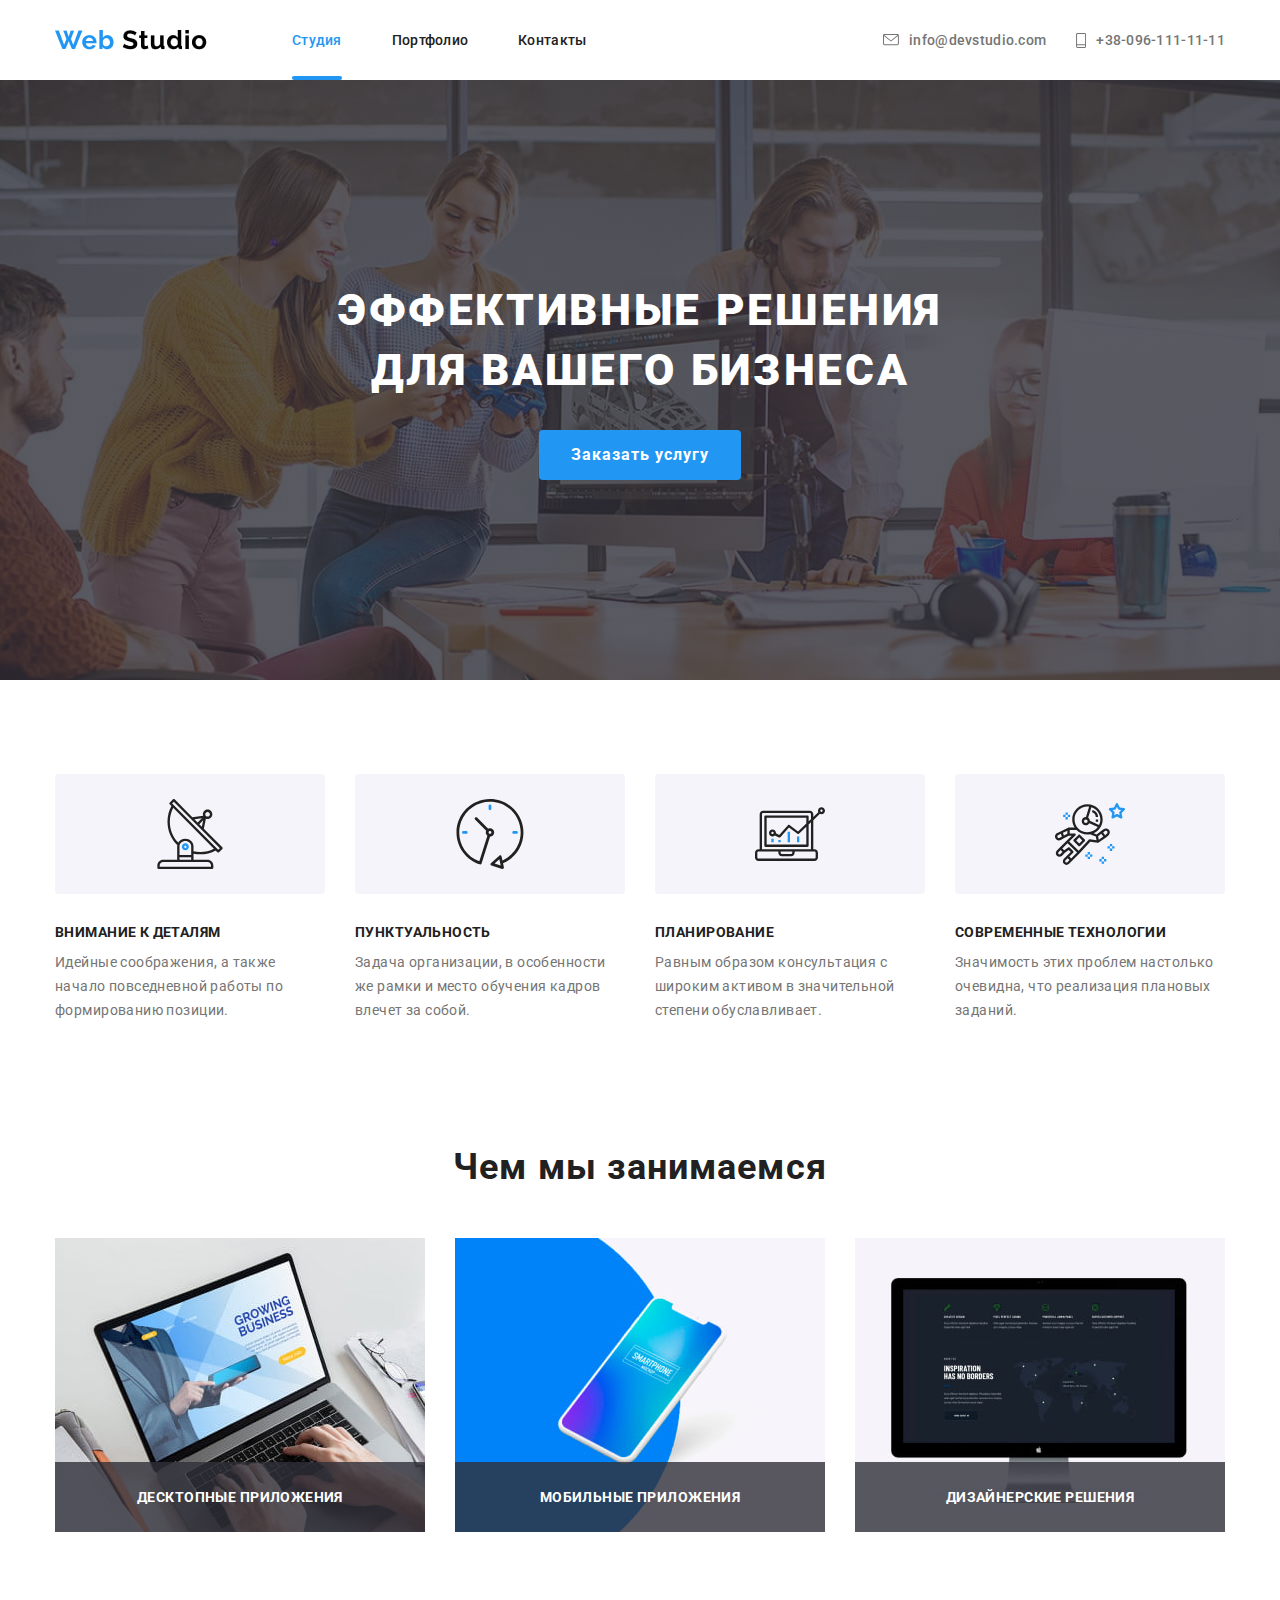
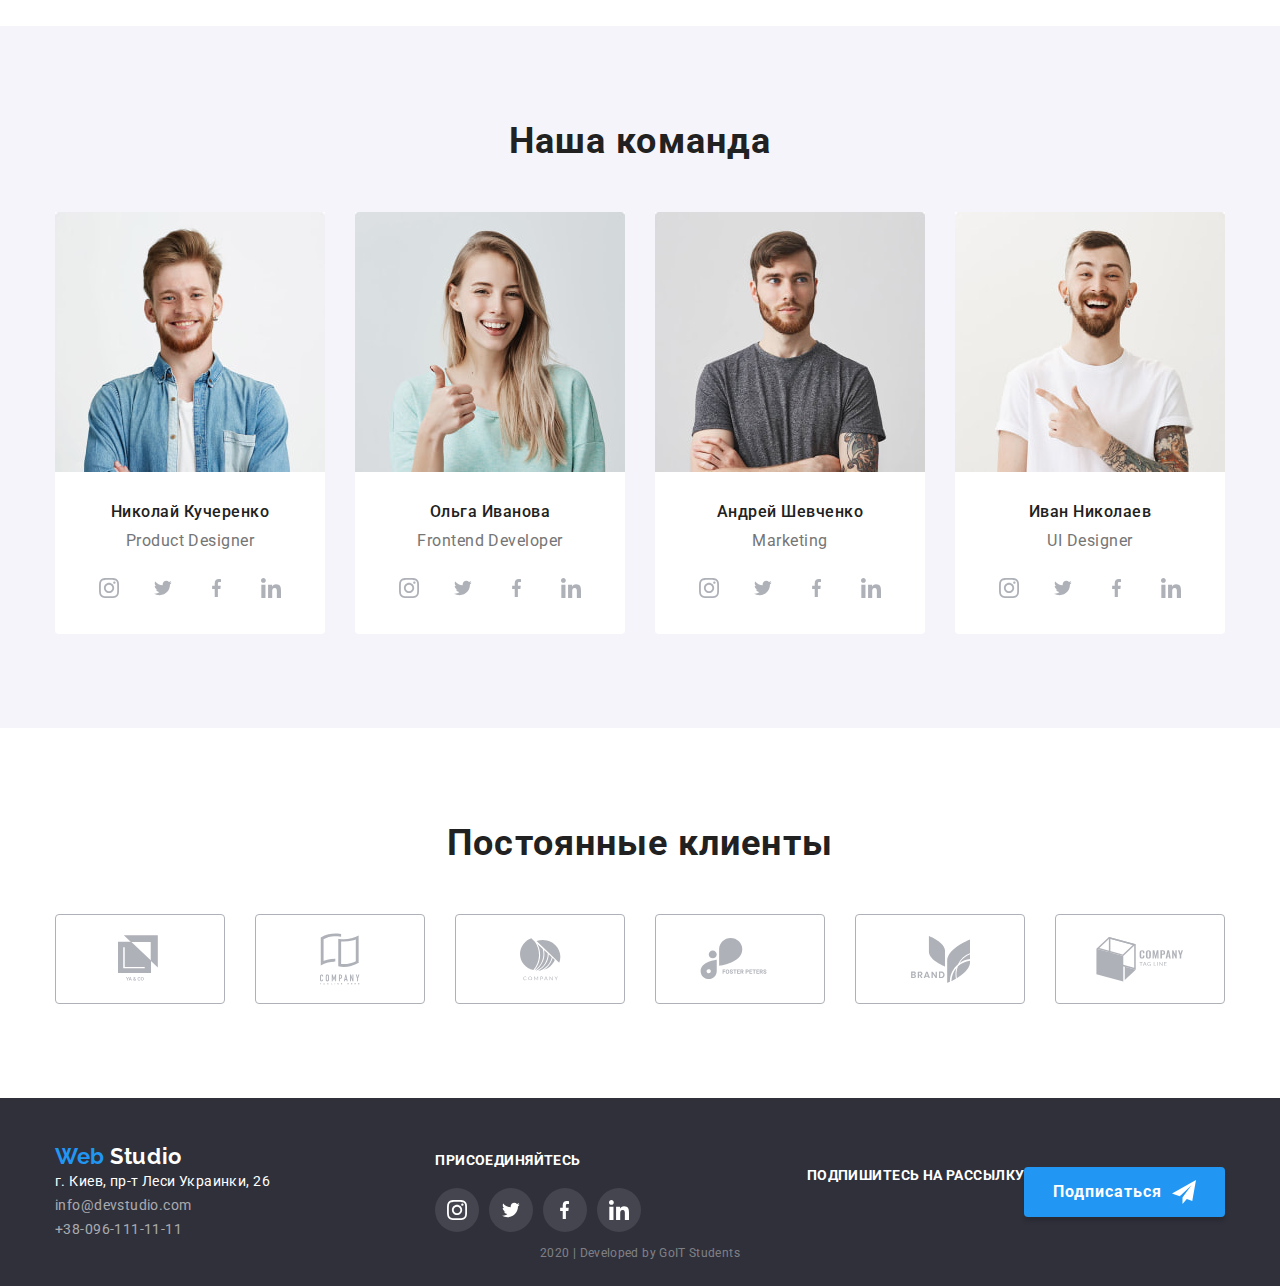
<file: index.html>
<!DOCTYPE html>
<html lang="en-ru">
  <head>
    <meta charset="UTF-8" />
    <meta name="viewport" content="width=device-width, initial-scale=1.0" />
    <title>Document</title>
    <link href="https://fonts.googleapis.com/css2?family=Raleway:wght@700&family=Roboto:wght@400;500;700;900&display=swap" rel="stylesheet" />
    <link rel="stylesheet" href="https://cdnjs.cloudflare.com/ajax/libs/modern-normalize/0.6.0/modern-normalize.min.css" />
    <link rel="stylesheet" href="./css/styles.css" />
  </head>

  <body>
    <header class="header-top">
      <div class="top-line-container">
        <a href="#"><img src="./images/WebStudio.jpg" class="web-studio-link" alt="Web Studio" /></a>

        <nav class="site-nav-container">
          <ul class="site-nav">
            <li class="site-nav-item"><a href="./index.html" class="link-current">Студия</a></li>
            <li class="site-nav-item"><a href="./portfolio.html" class="link">Портфолио</a></li>
            <li class="site-nav-item"><a href="#" class="link">Контакты</a></li>
          </ul>
        </nav>

        <address class="address-container">
          <ul class="top-line-address">
            <li class="address-items">
              <a class="link" href="#mailto:info@devstudio.com">
                <svg class="address-icon-envelope" width="16px" height="12px">
                  <use href="./images/sprite.svg#icon-envelope"></use>
                </svg>
                info@devstudio.com
              </a>
            </li>
            <li class="address-items">
              <a class="link" href="#tel:+380961111111">
                <svg class="address-icon-phone" width="10px" height="15px">
                  <use href="./images/sprite.svg#icon-phone"></use>
                </svg>
                +38-096-111-11-11
              </a>
            </li>
          </ul>
        </address>
      </div>
    </header>

    <main>
      <section class="general">
        <div class="order-container">
          <h1 class="main-title" lang="ru">
            Эффективные решения <br />
            для вашего бизнеса
          </h1>
          <a class="order-button" href="#">Заказать услугу</a>
        </div>
      </section>

      <section class="features">
        <div class="features-container">
          <ul class="features-list">
            <!-- <li class="feachers-item icon-antenna"> -->
            <li class="feachers-item">
              <div class="feachers-icon-container">
                <svg class="feachers-icon">
                  <use class="feachers-svg" href="./images/sprite.svg#icon-antenna"></use>
                </svg>
              </div>
              <h2 class="features-title">Внимание к деталям</h2>
              <p class="features-text">
                Идейные соображения, а также начало повседневной работы по формированию позиции.
              </p>
            </li>

            <!-- <li class="feachers-item icon-clock"> -->
            <li class="feachers-item">
              <div class="feachers-icon-container">
                <svg class="feachers-icon">
                  <use class="feachers-svg" href="./images/sprite.svg#icon-clock"></use>
                </svg>
              </div>
              <h2 class="features-title">Пунктуальность</h2>
              <p class="features-text">
                Задача организации, в особенности же рамки и место обучения кадров влечет за собой.
              </p>
            </li>

            <!-- <li class="feachers-item icon-diagram"> -->
            <li class="feachers-item">
              <div class="feachers-icon-container">
                <svg class="feachers-icon">
                  <use class="feachers-svg" href="./images/sprite.svg#icon-diagram"></use>
                </svg>
              </div>
              <h2 class="features-title">Планирование</h2>
              <p class="features-text">
                Равным образом консультация с широким активом в значительной степени обуславливает.
              </p>
            </li>

            <!-- <li class="feachers-item icon-astronaut"> -->
            <li class="feachers-item">
              <div class="feachers-icon-container">
                <svg class="feachers-icon">
                  <use class="feachers-svg" href="./images/sprite.svg#icon-astronaut"></use>
                </svg>
              </div>
              <h2 class="features-title">Современные технологии</h2>
              <p class="features-text">
                Значимость этих проблем настолько очевидна, что реализация плановых заданий.
              </p>
            </li>
          </ul>
        </div>
      </section>

      <section class="doings">
        <div class="doings-container">
          <h3 class="page-title">Чем мы занимаемся</h3>
          <ul class="doings-list">
            <li class="doings-card">
              <img class="doings-image" src="./images/desctope.jpg" alt="" width="370" height="294" />
              <h4 class="doings-text">Десктопные приложения</h4>
            </li>

            <li class="doings-card">
              <img class="doings-image" src="./images/mobile.jpg" alt="" width="370" height="294" />
              <h4 class="doings-text">Мобильные приложения</h4>
            </li>

            <li class="doings-card">
              <img class="doings-image" src="./images/designer.jpg" alt="" width="370" height="294" />
              <h4 class="doings-text">Дизайнерские решения</h4>
            </li>
          </ul>
        </div>
      </section>

      <section class="team">
        <div class="team-container">
          <h3 class="page-title">Наша команда</h3>

          <ul class="team-list">
            <li class="emploee-card">
              <img src="./images/John.jpg" alt="John_Smith" class="emploee-image" width="270" height="260" />
              <h4 class="emploee-name">Николай Кучеренко</h4>
              <p class="emploee-position">Product Designer</p>

              <ul class="emploee-social">
                <li class="emploee-social-item">
                  <a class="emploee-social-link" href="#">
                    <svg class="emploee-social-icon" width="20px" height="20px">
                      <use href="./images/sprite.svg#icon-instagram"></use>
                    </svg>
                  </a>
                </li>

                <li class="emploee-social-item">
                  <a class="emploee-social-link" href="#">
                    <svg class="emploee-social-icon" width="20px" height="16px">
                      <use href="./images/sprite.svg#icon-twitter"></use>
                    </svg>
                  </a>
                </li>

                <li class="emploee-social-item">
                  <a class="emploee-social-link" href="#">
                    <svg class="emploee-social-icon" width="10px" height="20px">
                      <use href="./images/sprite.svg#icon-facebook"></use>
                    </svg>
                  </a>
                </li>

                <li class="emploee-social-item">
                  <a class="emploee-social-link" href="#">
                    <svg class="emploee-social-icon" width="20px" height="20px">
                      <use href="./images/sprite.svg#icon-linkedin"></use>
                    </svg>
                  </a>
                </li>
              </ul>
            </li>

            <li class="emploee-card">
              <img src="./images/Marta.jpg" alt="Marta_Stewart" class="emploee-image" width="270" height="260" />
              <h4 class="emploee-name">Ольга Иванова</h4>
              <p class="emploee-position">Frontend Developer</p>

              <ul class="emploee-social">
                <li class="emploee-social-item">
                  <a class="emploee-social-link" href="#">
                    <svg class="emploee-social-icon" width="20px" height="20px">
                      <use href="./images/sprite.svg#icon-instagram"></use>
                    </svg>
                  </a>
                </li>

                <li class="emploee-social-item">
                  <a class="emploee-social-link" href="#">
                    <svg class="emploee-social-icon" width="20px" height="16px">
                      <use href="./images/sprite.svg#icon-twitter"></use>
                    </svg>
                  </a>
                </li>

                <li class="emploee-social-item">
                  <a class="emploee-social-link" href="#">
                    <svg class="emploee-social-icon" width="10px" height="20px">
                      <use href="./images/sprite.svg#icon-facebook"></use>
                    </svg>
                  </a>
                </li>

                <li class="emploee-social-item">
                  <a class="emploee-social-link" href="#">
                    <svg class="emploee-social-icon" width="20px" height="20px">
                      <use href="./images/sprite.svg#icon-linkedin"></use>
                    </svg>
                  </a>
                </li>
              </ul>
            </li>

            <li class="emploee-card">
              <img src="./images/Robert.jpg" alt="Robert_Jakis" class="emploee-image" width="270" height="260" />
              <h4 class="emploee-name">Андрей Шевченко</h4>
              <p class="emploee-position">Marketing</p>

              <ul class="emploee-social">
                <li class="emploee-social-item">
                  <a class="emploee-social-link" href="#">
                    <svg class="emploee-social-icon" width="20px" height="20px">
                      <use href="./images/sprite.svg#icon-instagram"></use>
                    </svg>
                  </a>
                </li>

                <li class="emploee-social-item">
                  <a class="emploee-social-link" href="#">
                    <svg class="emploee-social-icon" width="20px" height="16px">
                      <use href="./images/sprite.svg#icon-twitter"></use>
                    </svg>
                  </a>
                </li>

                <li class="emploee-social-item">
                  <a class="emploee-social-link" href="#">
                    <svg class="emploee-social-icon" width="10px" height="20px">
                      <use href="./images/sprite.svg#icon-facebook"></use>
                    </svg>
                  </a>
                </li>

                <li class="emploee-social-item">
                  <a class="emploee-social-link" href="#">
                    <svg class="emploee-social-icon" width="20px" height="20px">
                      <use href="./images/sprite.svg#icon-linkedin"></use>
                    </svg>
                  </a>
                </li>
              </ul>
            </li>

            <li class="emploee-card">
              <img src="./images/Martin.jpg" alt="Martin_Doe" class="emploee-image" width="270" height="260" />
              <h4 class="emploee-name">Иван Николаев</h4>
              <p class="emploee-position">UI Designer</p>

              <ul class="emploee-social">
                <li class="emploee-social-item">
                  <a class="emploee-social-link" href="#">
                    <svg class="emploee-social-icon" width="20px" height="20px">
                      <use href="./images/sprite.svg#icon-instagram"></use>
                    </svg>
                  </a>
                </li>

                <li class="emploee-social-item">
                  <a class="emploee-social-link" href="#">
                    <svg class="emploee-social-icon" width="20px" height="16px">
                      <use href="./images/sprite.svg#icon-twitter"></use>
                    </svg>
                  </a>
                </li>

                <li class="emploee-social-item">
                  <a class="emploee-social-link" href="#">
                    <svg class="emploee-social-icon" width="10px" height="20px">
                      <use href="./images/sprite.svg#icon-facebook"></use>
                    </svg>
                  </a>
                </li>

                <li class="emploee-social-item">
                  <a class="emploee-social-link" href="#">
                    <svg class="emploee-social-icon" width="20px" height="20px">
                      <use href="./images/sprite.svg#icon-linkedin"></use>
                    </svg>
                  </a>
                </li>
              </ul>
            </li>
          </ul>
        </div>
      </section>

      <section class="customers">
        <div class="customers-container">
          <h3 class="page-title">Постоянные клиенты</h3>

          <ul class="customers-list">
            <li class="customers-item">
              <a class="customers-link" href="">
                <svg class="customers-icon" width="44px" height="49px">
                  <use href="./images/sprite.svg#icon-logo1"></use>
                </svg>
              </a>
            </li>

            <li class="customers-item">
              <a class="customers-link" href="">
                <svg class="customers-icon" width="40px" height="52px">
                  <use href="./images/sprite.svg#icon-logo2"></use>
                </svg>
              </a>
            </li>

            <li class="customers-item">
              <a class="customers-link" href="">
                <svg class="customers-icon" width="41px" height="43px">
                  <use href="./images/sprite.svg#icon-logo3"></use>
                </svg>
              </a>
            </li>

            <li class="customers-item">
              <a class="customers-link" href="">
                <svg class="customers-icon" width="80px" height="42px">
                  <use href="./images/sprite.svg#icon-logo4"></use>
                </svg>
              </a>
            </li>

            <li class="customers-item">
              <a class="customers-link" href="">
                <svg class="customers-icon" width="59px" height="47px">
                  <use href="./images/sprite.svg#icon-logo5"></use>
                </svg>
              </a>
            </li>

            <li class="customers-item">
              <a class="customers-link" href="">
                <svg class="customers-icon" width="88px" height="45px">
                  <use href="./images/sprite.svg#icon-logo6"></use>
                </svg>
              </a>
            </li>
          </ul>
        </div>
      </section>
    </main>

    <footer>
      <div class="footer-container">
        <div class="footer-address-container">
          <span class="web-footer">Web</span>
          <span class="studio-footer">Studio</span>

          <address class="footer-address">
            <span class="location"> г. Киев, пр-т Леси Украинки, 26 </span>
            <br />
            <a class="end-link" href="#mailto:info@devstudio.com">info@devstudio.com</a>
            <br />
            <a class="end-link" href="#tel:+380961111111">+38-096-111-11-11</a>
          </address>
        </div>

        <div class="join-us">
          <p class="join-text">Присоединяйтесь</p>

          <ul class="join-social-container">
            <li class="join-social-item">
              <a class="join-social-link" href="#">
                <svg class="join-social-icon" width="20px" height="20px">
                  <use href="./images/sprite.svg#icon-instagram"></use>
                </svg>
              </a>
            </li>

            <li class="join-social-item">
              <a class="join-social-link" href="#">
                <svg class="join-social-icon" width="20px" height="16px">
                  <use href="./images/sprite.svg#icon-twitter"></use>
                </svg>
              </a>
            </li>

            <li class="join-social-item">
              <a class="join-social-link" href="#">
                <svg class="join-social-icon" width="10px" height="20px">
                  <use href="./images/sprite.svg#icon-facebook"></use>
                </svg>
              </a>
            </li>

            <li class="join-social-item">
              <a class="join-social-link" href="#">
                <svg class="join-social-icon" width="20px" height="20px">
                  <use href="./images/sprite.svg#icon-linkedin"></use>
                </svg>
              </a>
            </li>
          </ul>
        </div>

        <div class="subscribe">
          <p class="subscribe-text">Подпишитесь на рассылку</p>
          <a class="subscribe-button"
            >Подписаться
            <svg class="icon-send" width="24px" height="24px">
              <use href="./images/sprite.svg#icon-iconsend"></use>
            </svg>
          </a>
        </div>
      </div>

      <div class="developers">2020 | Developed by GoIT Students</div>
    </footer>
  </body>
</html>
</file>
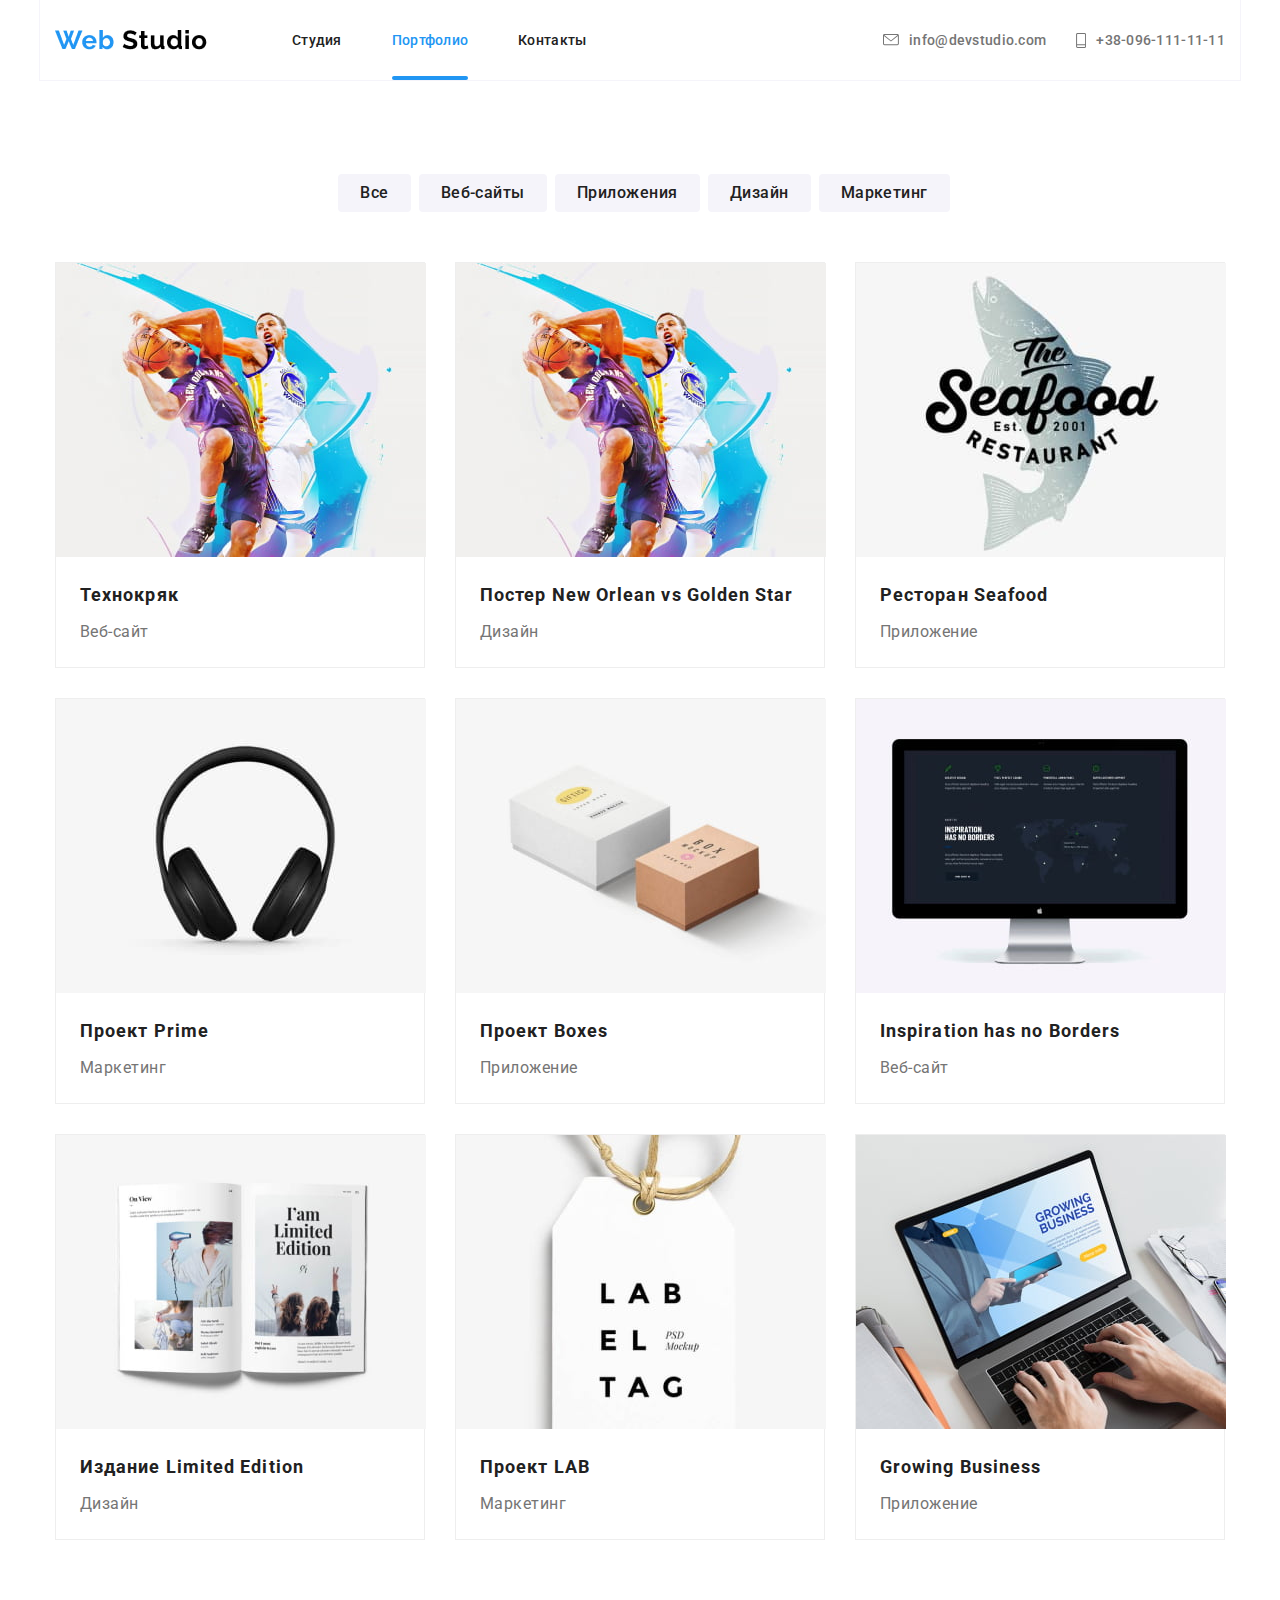
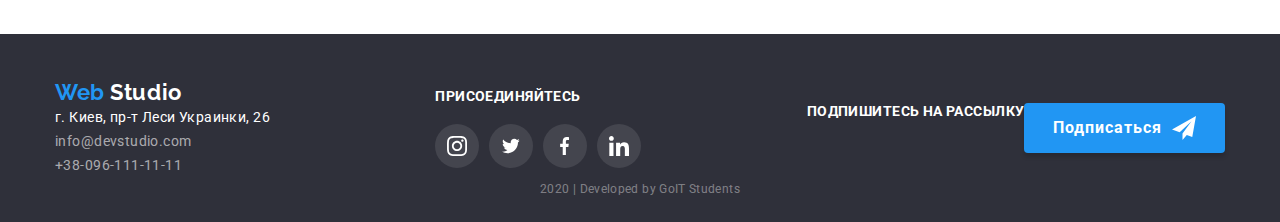
<file: portfolio.html>
<!DOCTYPE html>
<html lang="en-ru">
  <head>
    <meta charset="UTF-8" />
    <meta name="viewport" content="width=device-width, initial-scale=1.0" />
    <title>Document</title>
    <link href="https://fonts.googleapis.com/css2?family=Raleway:wght@700&family=Roboto:wght@400;500;700;900&display=swap" rel="stylesheet" />
    <link rel="stylesheet" href="https://cdnjs.cloudflare.com/ajax/libs/modern-normalize/0.6.0/modern-normalize.min.css" />
    <link rel="stylesheet" href="./css/styles.css" />
  </head>

  <body>
    <header class="header-top">
      <div class="top-line-container portfolio">
        <a href="#"><img src="./images/WebStudio.jpg" class="web-studio-link" alt="Web Studio" /></a>

        <nav class="site-nav-container">
          <ul class="site-nav">
            <li class="site-nav-item"><a href="./index.html" class="link">Студия</a></li>
            <li class="site-nav-item">
              <a href="./portfolio.html" class="link-current">Портфолио</a>
            </li>
            <li class="site-nav-item"><a href="#" class="link">Контакты</a></li>
          </ul>
        </nav>

        <address class="address-container">
          <ul class="top-line-address">
            <li class="address-items">
              <a href="#mailto:info@devstudio.com" class="link">
                <svg class="address-icon-envelope" width="16px" height="12px">
                  <use href="./images/sprite.svg#icon-envelope"></use>
                </svg>
                info@devstudio.com
              </a>
            </li>
            <li class="address-items">
              <a href="#tel:+380961111111" class="link">
                <svg class="address-icon-phone" width="10px" height="15px">
                  <use href="./images/sprite.svg#icon-phone"></use>
                </svg>
                +38-096-111-11-11
              </a>
            </li>
          </ul>
        </address>

        <!-- 
        <address class="address-container">
          <ul class="top-line-address">
            <li class="address-item"><a href="#mailto:info@devstudio.com" class="link">&#9993; info@devstudio.com</a></li>
            <li class="address-item"><a href="#tel:+380961111111" class="link">&#x1F4F1; +38-096-111-11-11</a></li>
          </ul>
        </address>
       -->
      </div>
    </header>

    <main>
      <div class="buttons-container">
        <ul class="buttons-list">
          <li><button type="button" class="portfolio-button">Все</button></li>
          <li><button type="button" class="portfolio-button">Веб-сайты</button></li>
          <li><button type="button" class="portfolio-button">Приложения</button></li>
          <li><button type="button" class="portfolio-button">Дизайн</button></li>
          <li><button type="button" class="portfolio-button">Маркетинг</button></li>
        </ul>
      </div>

      <div class="portfolio-container">
        <ul class="portfolio-list">
          <li class="portfolio-card">
            <a class="portfolio-card-info" href="">
              <div class="image-container">
                <img class="portfolio-card-image" src="./images/NewOrleanVSGoldenStar.jpg" alt="Tehnokryak image" />

                <div class="portfolio-text-overlay">
                  <p class="portfolio-card-text">
                    Технокряк это современная площадка распространения коронавируса. Компании используют эту платформу для цифрового шпионажа и атак
                    на защищённые сервера конкурентов.
                  </p>
                </div>
              </div>

              <div class="card-titles-container">
                <h1 class="portfolio-title">Технокряк</h1>
                <p class="portfolio-subtitle">Веб-сайт</p>
              </div>
            </a>
          </li>

          <li class="portfolio-card">
            <a href="" class="portfolio-card-info">
              <div class="image-container">
                <img class="portfolio-card-image" src="./images/NewOrleanVSGoldenStar.jpg" alt="Nev Orlean image" />

                <div class="portfolio-text-overlay">
                  <p class="portfolio-card-text">
                    Технокряк это современная площадка распространения коронавируса. Компании используют эту платформу для цифрового шпионажа и атак
                    на защищённые сервера конкурентов.
                  </p>
                </div>
              </div>

              <div class="card-titles-container">
                <h2 class="portfolio-title">Постер New Orlean vs Golden Star</h2>
                <p class="portfolio-subtitle">Дизайн</p>
              </div>
            </a>
          </li>

          <li class="portfolio-card">
            <a class="portfolio-card-info" href="">
              <div class="image-container">
                <img class="portfolio-card-image" src="./images/Seafood.jpg" alt="Seafood image" />

                <div class="portfolio-text-overlay">
                  <p class="portfolio-card-text">
                    Технокряк это современная площадка распространения коронавируса. Компании используют эту платформу для цифрового шпионажа и атак
                    на защищённые сервера конкурентов.
                  </p>
                </div>
              </div>

              <div class="card-titles-container">
                <h2 class="portfolio-title">Ресторан Seafood</h2>
                <p class="portfolio-subtitle">Приложение</p>
              </div>
            </a>
          </li>

          <li class="portfolio-card">
            <a class="portfolio-card-info" href="">
              <div class="image-container">
                <img class="portfolio-card-image" src="./images/Prime.jpg" alt="Prime image" />

                <div class="portfolio-text-overlay">
                  <p class="portfolio-card-text">
                    Технокряк это современная площадка распространения коронавируса. Компании используют эту платформу для цифрового шпионажа и атак
                    на защищённые сервера конкурентов.
                  </p>
                </div>
              </div>

              <div class="card-titles-container">
                <h2 class="portfolio-title">Проект Prime</h2>
                <p class="portfolio-subtitle">Маркетинг</p>
              </div>
            </a>
          </li>

          <li class="portfolio-card">
            <a class="portfolio-card-info" href="">
              <div class="image-container">
                <img class="portfolio-card-image" src="./images/Boxes.jpg" alt="Boxes image" />

                <div class="portfolio-text-overlay">
                  <p class="portfolio-card-text">
                    Технокряк это современная площадка распространения коронавируса. Компании используют эту платформу для цифрового шпионажа и атак
                    на защищённые сервера конкурентов.
                  </p>
                </div>
              </div>

              <div class="card-titles-container">
                <h2 class="portfolio-title">Проект Boxes</h2>
                <p class="portfolio-subtitle">Приложение</p>
              </div>
            </a>
          </li>

          <li class="portfolio-card">
            <a class="portfolio-card-info" href="">
              <div class="image-container">
                <img class="portfolio-card-image" src="./images/InspirationhasnoBorders.jpg" alt="Inspiration image" />

                <div class="portfolio-text-overlay">
                  <p class="portfolio-card-text">
                    Технокряк это современная площадка распространения коронавируса. Компании используют эту платформу для цифрового шпионажа и атак
                    на защищённые сервера конкурентов.
                  </p>
                </div>
              </div>

              <div class="card-titles-container">
                <h2 class="portfolio-title">Inspiration has no Borders</h2>
                <p class="portfolio-subtitle">Веб-сайт</p>
              </div>
            </a>
          </li>

          <li class="portfolio-card">
            <a class="portfolio-card-info" href="">
              <div class="image-container">
                <img class="portfolio-card-image" src="./images/LimitedEdition.jpg" alt="Limited Edition image" />

                <div class="portfolio-text-overlay">
                  <p class="portfolio-card-text">
                    Технокряк это современная площадка распространения коронавируса. Компании используют эту платформу для цифрового шпионажа и атак
                    на защищённые сервера конкурентов.
                  </p>
                </div>
              </div>

              <div class="card-titles-container">
                <h2 class="portfolio-title">Издание Limited Edition</h2>
                <p class="portfolio-subtitle">Дизайн</p>
              </div>
            </a>
          </li>

          <li class="portfolio-card">
            <a class="portfolio-card-info" href="">
              <div class="image-container">
                <img class="portfolio-card-image" src="./images/LAB.jpg" alt="LAB image" />

                <div class="portfolio-text-overlay">
                  <p class="portfolio-card-text">
                    Технокряк это современная площадка распространения коронавируса. Компании используют эту платформу для цифрового шпионажа и атак
                    на защищённые сервера конкурентов.
                  </p>
                </div>
              </div>

              <div class="card-titles-container">
                <h2 class="portfolio-title">Проект LAB</h2>
                <p class="portfolio-subtitle">Маркетинг</p>
              </div>
            </a>
          </li>

          <li class="portfolio-card">
            <a class="portfolio-card-info" href="">
              <div class="image-container">
                <img class="portfolio-card-image" src="./images/GrowingBusiness.jpg" alt="Growing image" />

                <div class="portfolio-text-overlay">
                  <p class="portfolio-card-text">
                    Технокряк это современная площадка распространения коронавируса. Компании используют эту платформу для цифрового шпионажа и атак
                    на защищённые сервера конкурентов.
                  </p>
                </div>
              </div>

              <div class="card-titles-container">
                <h2 class="portfolio-title">Growing Business</h2>
                <p class="portfolio-subtitle">Приложение</p>
              </div>
            </a>
          </li>
        </ul>
      </div>
    </main>

    <footer>
      <div class="footer-container">
        <div class="footer-address-container">
          <span class="web-footer">Web</span>
          <span class="studio-footer">Studio</span>

          <address class="footer-address">
            <span class="location"> г. Киев, пр-т Леси Украинки, 26 </span>
            <br />
            <a class="end-link" href="#mailto:info@devstudio.com">info@devstudio.com</a>
            <br />
            <a class="end-link" href="#tel:+380961111111">+38-096-111-11-11</a>
          </address>
        </div>

        <div class="join-us">
          <p class="join-text">Присоединяйтесь</p>

          <ul class="join-social-container">
            <li class="join-social-item">
              <a class="join-social-link" href="#">
                <svg class="join-social-icon" width="20px" height="20px">
                  <use href="./images/sprite.svg#icon-instagram"></use>
                </svg>
              </a>
            </li>

            <li class="join-social-item">
              <a class="join-social-link" href="#">
                <svg class="join-social-icon" width="20px" height="16px">
                  <use href="./images/sprite.svg#icon-twitter"></use>
                </svg>
              </a>
            </li>

            <li class="join-social-item">
              <a class="join-social-link" href="#">
                <svg class="join-social-icon" width="10px" height="20px">
                  <use href="./images/sprite.svg#icon-facebook"></use>
                </svg>
              </a>
            </li>

            <li class="join-social-item">
              <a class="join-social-link" href="#">
                <svg class="join-social-icon" width="20px" height="20px">
                  <use href="./images/sprite.svg#icon-linkedin"></use>
                </svg>
              </a>
            </li>
          </ul>
        </div>

        <div class="subscribe">
          <p class="subscribe-text">Подпишитесь на рассылку</p>
          <a class="subscribe-button"
            >Подписаться
            <svg class="icon-send" width="24px" height="24px">
              <use href="./images/sprite.svg#icon-iconsend"></use>
            </svg>
          </a>
        </div>
      </div>

      <div class="developers">2020 | Developed by GoIT Students</div>
    </footer>
  </body>
</html>
</file>
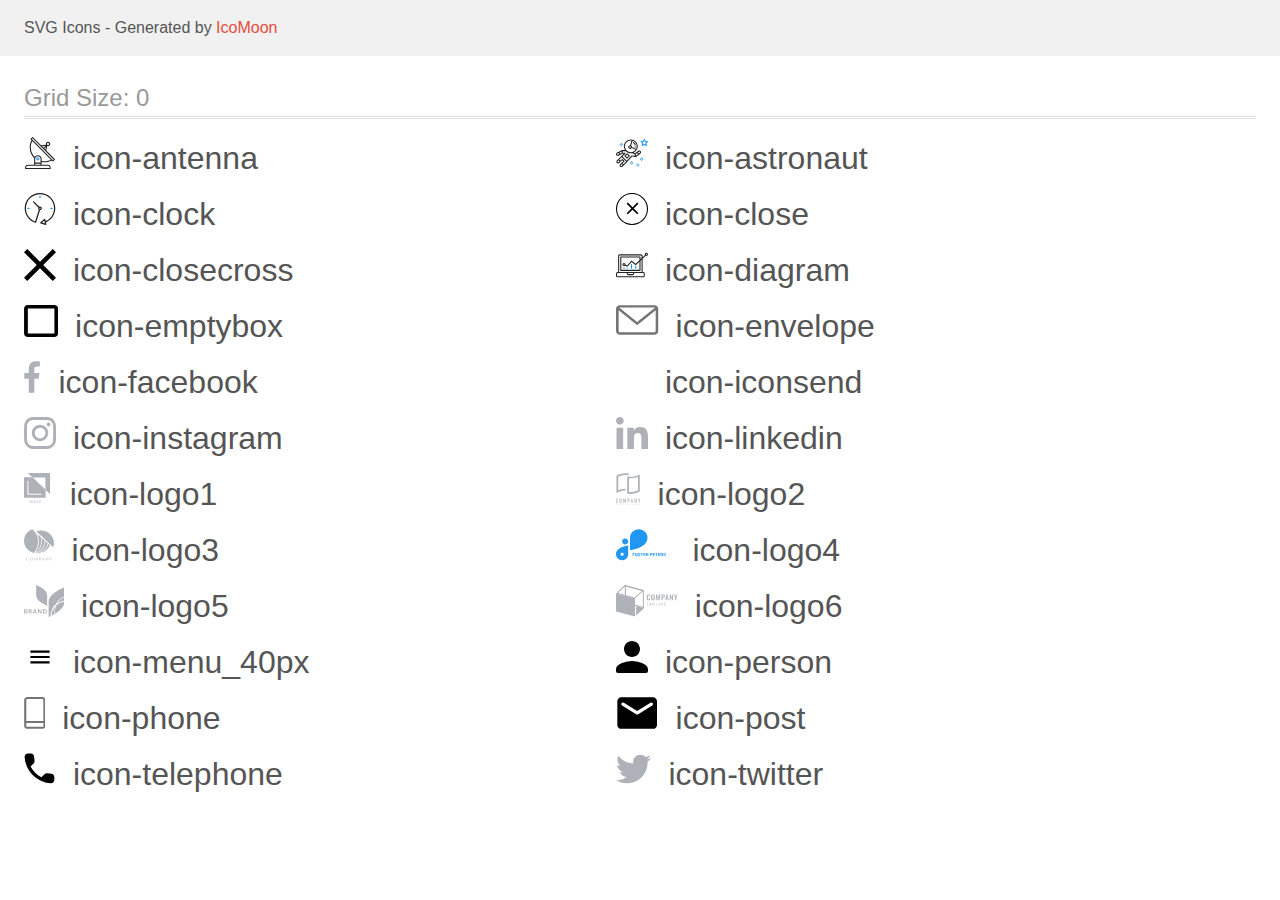
<file: icomoon/demo.html>
<!doctype html>
<html>
<head>
    <title>IcoMoon - SVG Icons</title>
    <meta charset="utf-8">
    <meta name="viewport" content="width=device-width, initial-scale=1">
    <link rel="stylesheet" href="demo-files/demo.css">
    <link rel="stylesheet" href="style.css">
</head>
<body>
<svg aria-hidden="true" style="position: absolute; width: 0; height: 0; overflow: hidden;" version="1.1" xmlns="http://www.w3.org/2000/svg" xmlns:xlink="http://www.w3.org/1999/xlink">
<defs>
<symbol id="icon-antenna" viewBox="0 0 32 32">
<path fill="#212121" style="fill: var(--color1, #212121)" d="M30.773 22.098l-8.443-8.505 0.937-4.616c0.225 0.090 0.485 0.144 0.758 0.146h0.007c0.008 0 0.017 0 0.026 0 1.192 0 2.159-0.967 2.159-2.159s-0.967-2.159-2.159-2.159c-1.192 0-2.159 0.967-2.159 2.159 0 0.259 0.046 0.508 0.13 0.739l-0.005-0.015-4.96 0.606-8.091-8.133c-0.096-0.098-0.229-0.159-0.376-0.16h-0c-0.14 0.001-0.274 0.057-0.373 0.155l-1.512 1.504c-0.096 0.097-0.156 0.23-0.156 0.377s0.060 0.281 0.156 0.377v0l0.814 0.825c-1.143 2.062-1.816 4.522-1.816 7.139 0 4.106 1.656 7.824 4.336 10.525l-0.001-0.001c0.043 0.041 0.092 0.074 0.146 0.097-0.032 0.164-0.051 0.353-0.052 0.546v6.188h-6.4c-1.472 0.001-2.666 1.194-2.667 2.666v1.067c0 0.295 0.239 0.534 0.534 0.534h24.534c0.294 0 0.533-0.239 0.533-0.534v-1.067c-0.002-1.472-1.195-2.665-2.666-2.666h-6.4v-2.742c1.003 0.21 2.024 0.317 3.049 0.32 2.58-0.003 5.005-0.663 7.117-1.822l-0.077 0.039 0.818 0.823c0.099 0.101 0.235 0.159 0.376 0.16 0.14-0.001 0.274-0.057 0.373-0.155l1.512-1.504c0.096-0.097 0.156-0.23 0.156-0.377s-0.060-0.281-0.156-0.377v0zM23.28 6.233c0.193-0.192 0.459-0.31 0.752-0.31 0.589 0 1.067 0.478 1.067 1.066s-0.477 1.066-1.067 1.066c-0 0-0 0-0 0h-0.004c-0.587-0.003-1.061-0.479-1.061-1.066 0-0.295 0.12-0.563 0.314-0.756l0-0h-0.002zM22.024 9.737l-0.598 2.946-1.175-1.183 1.774-1.763zM21.419 8.835l-1.92 1.909-1.486-1.493 3.406-0.416zM24.004 28.8c0.884 0 1.6 0.716 1.6 1.6v0 0.534h-23.466v-0.534c0-0.884 0.716-1.6 1.6-1.6v0h20.267zM16.538 26.666v1.067h-5.334v-1.067h5.334zM11.204 25.6v-4.053c0-1.294 1.196-2.346 2.667-2.346s2.667 1.053 2.667 2.346v4.053h-5.334zM17.604 23.904v-2.357c0-1.882-1.675-3.413-3.733-3.413-0.017-0-0.038-0-0.058-0-1.353 0-2.54 0.707-3.213 1.771l-0.009 0.016c-2.36-2.482-3.812-5.846-3.812-9.55 0-2.314 0.567-4.496 1.569-6.414l-0.036 0.077 18.602 18.709c-1.823 0.947-3.979 1.502-6.266 1.502-1.079 0-2.128-0.124-3.136-0.357l0.093 0.018zM28.893 23.22l-21.057-21.181 0.754-0.752 7.935 7.98c0.004 0 0.006 0.007 0.010 0.010l13.114 13.191-0.757 0.752z"></path>
<path fill="#2196f3" style="fill: var(--color2, #2196f3)" d="M13.876 20.267h-0.005c-0.001 0-0.002 0-0.002 0-0.884 0-1.6 0.716-1.6 1.6s0.715 1.599 1.597 1.6h0.005c0.001 0 0.001 0 0.002 0 0.884 0 1.6-0.716 1.6-1.6s-0.715-1.599-1.598-1.6h-0zM14.249 22.245c-0.096 0.096-0.229 0.155-0.376 0.155-0.294 0-0.533-0.239-0.533-0.533s0.237-0.532 0.531-0.533h0c0.293 0.001 0.531 0.239 0.531 0.533 0 0.148-0.060 0.282-0.157 0.378l-0 0h0.005z"></path>
</symbol>
<symbol id="icon-astronaut" viewBox="0 0 32 32">
<path fill="#2196f3" style="fill: var(--color2, #2196f3)" d="M31.974 4.524c-0.064-0.191-0.227-0.332-0.427-0.362l-0.003-0-1.91-0.278-0.855-1.731c-0.179-0.365-0.777-0.365-0.956 0l-0.855 1.731-1.911 0.278c-0.26 0.039-0.457 0.26-0.457 0.528 0 0.15 0.062 0.285 0.161 0.382l1.383 1.348-0.326 1.903c-0.034 0.2 0.048 0.402 0.212 0.522 0.087 0.064 0.195 0.102 0.313 0.102 0.091 0 0.177-0.023 0.252-0.064l-0.003 0.001 1.708-0.899 1.709 0.899c0.072 0.038 0.157 0.061 0.247 0.061 0.295 0 0.534-0.239 0.534-0.534 0-0.031-0.003-0.062-0.008-0.092l0 0.003-0.326-1.903 1.383-1.348c0.099-0.097 0.16-0.232 0.16-0.382 0-0.059-0.010-0.116-0.027-0.169l0.001 0.004zM29.511 5.851c-0.125 0.122-0.183 0.299-0.153 0.472l0.191 1.114-1.001-0.526c-0.072-0.039-0.158-0.061-0.248-0.061s-0.176 0.023-0.251 0.063l0.003-0.001-1.001 0.526 0.192-1.114c0.005-0.027 0.008-0.058 0.008-0.090 0-0.15-0.062-0.285-0.161-0.382l-0.811-0.789 1.119-0.163c0.174-0.025 0.324-0.134 0.402-0.292l0.5-1.013 0.501 1.013c0.078 0.158 0.228 0.267 0.402 0.292l1.119 0.162-0.809 0.79zM26.134 20.522h-1.067v1.067h1.067v-1.067zM26.134 22.656h-1.067v1.066h1.067v-1.066zM27.2 21.589h-1.067v1.067h1.067v-1.067z"></path>
<path fill="#2196f3" style="fill: var(--color2, #2196f3)" d="M25.067 21.589h-1.067v1.067h1.067v-1.067zM22.4 26.389h-1.067v1.067h1.067v-1.067zM22.4 28.523h-1.067v1.067h1.067v-1.067zM23.466 27.456h-1.067v1.067h1.067v-1.067zM21.334 27.456h-1.067v1.067h1.067v-1.067zM16 24.256h-1.067v1.067h1.067v-1.067zM16 26.389h-1.067v1.067h1.067v-1.067zM17.067 25.322h-1.067v1.067h1.067v-1.067zM14.933 25.322h-1.066v1.067h1.066v-1.067zM5.867 6.122h-1.067v1.066h1.067v-1.066zM5.867 8.256h-1.067v1.066h1.067v-1.066zM6.933 7.189h-1.067v1.067h1.066v-1.067zM4.8 7.189h-1.067v1.067h1.067v-1.067z"></path>
<path fill="#212121" style="fill: var(--color1, #212121)" d="M24.715 14.16c-0.28-0.376-0.698-0.636-1.179-0.703l-0.009-0.001c-0.076-0.012-0.164-0.018-0.254-0.018-0.411 0-0.789 0.139-1.090 0.373l0.004-0.003-1.253 0.96-1.898 1.417-1.358-0.541c2.421-1.086 4.113-3.508 4.113-6.32 0-3.823-3.122-6.934-6.961-6.934s-6.961 3.11-6.961 6.934c0 1.386 0.415 2.674 1.12 3.759l-2.768-0.024c-0.009 0-0.016 0.005-0.023 0.005-0.056 0.003-0.11 0.014-0.159 0.033l0.004-0.001c-0.013 0.005-0.026 0.007-0.038 0.013-0.006 0.003-0.013 0.003-0.019 0.006l-3.233 1.596c-0 0-0.001 0-0.001 0.001l-1.893 0.91c-0.024 0.011-0.045 0.023-0.064 0.036l0.001-0.001c-0.482 0.324-0.795 0.867-0.795 1.483 0 0.297 0.073 0.577 0.201 0.823l-0.005-0.010c0.22 0.424 0.592 0.742 1.043 0.885l0.013 0.003c0.161 0.053 0.345 0.083 0.537 0.083 0.308 0 0.598-0.078 0.851-0.216l-0.009 0.005 1.388-0.738 2.264-1.169 1.357-0.008-5.442 5.415c0 0.001-0.001 0.001-0.001 0.001l-1.339 1.333c-0.303 0.299-0.49 0.714-0.49 1.173 0 0.002 0 0.004 0 0.005v-0c0 0.445 0.174 0.863 0.49 1.178 0.301 0.3 0.717 0.485 1.176 0.485 0.001 0 0.002 0 0.004 0h-0c0.428 0 0.854-0.162 1.18-0.485l1.314-1.309 1.741-1.3 0.901 0.897-3.102 3.088c-0.303 0.299-0.491 0.714-0.491 1.173 0 0.001 0 0.003 0 0.004v-0c0 0.445 0.174 0.864 0.49 1.179 0.302 0.3 0.717 0.485 1.176 0.485 0.001 0 0.002 0 0.003 0h-0c0.427 0 0.855-0.162 1.18-0.485l4.488-4.472c0.007-0.006 0.016-0.009 0.022-0.016l5.166-5.658 3.471 0.494c0.025 0.004 0.050 0.006 0.075 0.006 0.065 0 0.127-0.016 0.187-0.038 0.018-0.006 0.033-0.015 0.050-0.023 0.019-0.010 0.039-0.015 0.058-0.027l3.213-2.133c0.012-0.008 0.018-0.021 0.029-0.030 0.013-0.010 0.029-0.014 0.041-0.026l1.271-1.191c0.348-0.326 0.564-0.787 0.564-1.3 0-0.4-0.132-0.769-0.355-1.067l0.003 0.005zM2.13 17.77c-0.173 0.093-0.37 0.112-0.558 0.052-0.294-0.093-0.504-0.364-0.504-0.683 0-0.236 0.114-0.445 0.29-0.575l0.002-0.001 1.314-0.632 0.316 0.924 0.133 0.389-0.992 0.527zM5.627 15.942l-1.548 0.8-0.255-0.746-0.184-0.537 2.027-1.001-0.040 1.484zM20.727 9.322c0 0.918-0.219 1.785-0.599 2.56l-4.181-1.899c-0.044-0.575-0.342-1.072-0.782-1.384l-0.006-0.004 1.463-4.861c2.378 0.756 4.105 2.974 4.105 5.588zM8.938 9.322c0-3.235 2.644-5.867 5.894-5.867 0.253 0 0.5 0.022 0.745 0.053l-1.432 4.753c-0.019 0-0.037-0.006-0.057-0.006-0 0-0.001 0-0.001 0-1.032 0-1.869 0.835-1.872 1.867v0c0.003 1.031 0.84 1.867 1.872 1.867 0 0 0.001 0 0.001 0h-0c0.695 0 1.295-0.383 1.618-0.944l3.863 1.755c-1.075 1.446-2.795 2.389-4.737 2.389-3.25 0-5.894-2.632-5.894-5.867zM14.895 10.122c0 0.441-0.362 0.8-0.806 0.8-0 0-0.001 0-0.001 0-0.443 0-0.802-0.358-0.804-0.8v-0c0-0.441 0.361-0.8 0.806-0.8s0.806 0.359 0.806 0.8zM2.464 25.146c-0.11 0.109-0.261 0.176-0.428 0.176s-0.317-0.067-0.427-0.175l0 0c-0.109-0.108-0.176-0.257-0.176-0.422s0.067-0.314 0.176-0.422l0-0 0.962-0.959 0.852 0.848-0.959 0.955zM5.678 28.88c-0.11 0.109-0.261 0.176-0.428 0.176s-0.317-0.067-0.427-0.175l0 0c-0.109-0.108-0.176-0.257-0.176-0.422s0.067-0.314 0.176-0.422l0-0 0.963-0.959 0.852 0.848-0.96 0.955zM9.16 25.411l-0.001 0.001-1.765 1.76-0.852-0.848 1.765-1.757c0.040-0.040 0.065-0.088 0.090-0.136 0.007-0.014 0.020-0.026 0.026-0.040 0.016-0.041 0.019-0.085 0.026-0.128 0.003-0.025 0.014-0.048 0.014-0.073 0-0.036-0.013-0.070-0.020-0.106-0.006-0.032-0.006-0.064-0.019-0.096-0.025-0.053-0.055-0.098-0.092-0.138l0 0c-0.010-0.012-0.014-0.027-0.025-0.038h-0.001s0-0.001-0.001-0.002l-1.607-1.6c-0.017-0.017-0.039-0.024-0.058-0.038-0.025-0.021-0.054-0.040-0.084-0.057l-0.003-0.001c-0.027-0.012-0.058-0.023-0.090-0.031l-0.003-0.001c-0.030-0.009-0.065-0.017-0.101-0.020l-0.002-0c-0.007-0-0.015-0.001-0.023-0.001-0.026 0-0.051 0.002-0.075 0.005l0.003-0c-0.036 0.005-0.069 0.009-0.104 0.021-0.036 0.013-0.068 0.028-0.097 0.046l0.002-0.001c-0.020 0.011-0.042 0.015-0.061 0.029l-1.773 1.324-0.901-0.897 2.399-2.386 4.361 4.289-0.928 0.919zM15.979 18.394c-0.015-0.002-0.030 0.004-0.045 0.003-0.008-0-0.017-0.001-0.026-0.001-0.031 0-0.062 0.003-0.092 0.008l0.003-0c-0.070 0.011-0.132 0.035-0.187 0.070l0.002-0.001c-0.031 0.019-0.058 0.039-0.083 0.062l0-0c-0.013 0.011-0.028 0.016-0.040 0.029l-4.698 5.146-4.328-4.256 2.833-2.818c0.096-0.097 0.156-0.23 0.156-0.377 0-0.295-0.239-0.534-0.534-0.534-0.001 0-0.001 0-0.002 0h0l-2.219 0.013 0.028-1.607 3.104 0.027c1.264 1.297 3.027 2.101 4.978 2.101 0.001 0 0.002 0 0.003 0h-0c0.438 0 0.864-0.046 1.28-0.122 0.040 0.032 0.080 0.064 0.129 0.085l2.41 0.96 0.152 0.759 0.178 0.885-3.003-0.427zM20.020 18.572l-0.313-1.558 1.446-1.080 0.946 1.257-2.080 1.381zM23.774 15.741l-0.838 0.785-0.931-1.237 0.831-0.637c0.155-0.119 0.351-0.168 0.543-0.143 0.193 0.027 0.364 0.128 0.48 0.284 0.088 0.117 0.141 0.265 0.141 0.426 0 0.206-0.087 0.391-0.226 0.521l-0 0z"></path>
<path fill="#212121" style="fill: var(--color1, #212121)" d="M13.602 18.544l-2.143-2.134c-0.096-0.096-0.229-0.155-0.376-0.155s-0.28 0.059-0.376 0.155l-2.143 2.133c-0.097 0.097-0.156 0.23-0.156 0.378s0.060 0.281 0.156 0.378l-0-0 2.143 2.134c0.096 0.096 0.229 0.156 0.376 0.156s0.28-0.059 0.376-0.156v0l2.143-2.134c0.097-0.097 0.157-0.23 0.157-0.378s-0.060-0.281-0.157-0.378l-0-0zM11.083 20.303l-1.387-1.381 1.386-1.381 1.387 1.381-1.387 1.381zM17.164 5.071l-0.258 1.036c0.071 0.018 1.738 0.452 1.738 2.149h1.067c0-2.017-1.666-2.965-2.547-3.184zM19.711 9.322h-1.067v1.066h1.067v-1.066z"></path>
</symbol>
<symbol id="icon-clock" viewBox="0 0 32 32">
<path fill="#212121" style="fill: var(--color1, #212121)" d="M31.296 15.301c-0.001-8.452-6.855-15.303-15.308-15.301s-15.303 6.855-15.301 15.308c0.002 6.788 4.422 12.543 10.541 14.545l0.108 0.031c0.061 0.019 0.123 0.029 0.187 0.029 0.12 0 0.238-0.032 0.342-0.094 0.135-0.080 0.236-0.207 0.283-0.357l3.865-12.25c1.054-0.004 1.906-0.859 1.906-1.913 0-1.056-0.856-1.913-1.913-1.913-0.303 0-0.59 0.071-0.845 0.196l0.011-0.005-5.106-5.107c-0.114-0.11-0.271-0.179-0.443-0.179-0.352 0-0.638 0.286-0.638 0.638 0 0.172 0.068 0.328 0.179 0.443l-0-0 5.103 5.109c-0.121 0.241-0.191 0.525-0.191 0.826 0 0.602 0.283 1.137 0.723 1.48l0.004 0.003-3.682 11.673c-7.278-2.681-11.004-10.754-8.324-18.032s10.754-11.004 18.032-8.323c7.278 2.681 11.004 10.754 8.323 18.032-1.345 3.581-4.003 6.406-7.374 7.938l-0.088 0.036-0.398-1.874c-0.063-0.291-0.318-0.506-0.624-0.506-0.164 0-0.313 0.062-0.426 0.163l0.001-0.001-3.837 3.426c-0.132 0.117-0.214 0.287-0.214 0.477 0 0.283 0.185 0.524 0.441 0.606l0.005 0.001 4.899 1.563c0.058 0.020 0.126 0.031 0.196 0.031 0.352 0 0.637-0.285 0.637-0.637 0-0.047-0.005-0.093-0.015-0.138l0.001 0.004-0.391-1.839c5.528-2.374 9.329-7.772 9.329-14.057 0-0.011 0-0.023-0-0.034v0.002zM15.992 14.664c0.352 0 0.638 0.286 0.638 0.638s-0.285 0.638-0.638 0.638v0c-0.352 0-0.638-0.286-0.638-0.638s0.286-0.638 0.638-0.638v0zM18.092 29.528l2.184-1.948 0.603 2.84-2.787-0.892z"></path>
<path fill="#2196f3" style="fill: var(--color2, #2196f3)" d="M15.354 3.185v1.275c0 0.352 0.286 0.638 0.638 0.638s0.638-0.285 0.638-0.638v0-1.275c0-0.352-0.285-0.638-0.638-0.638s-0.638 0.285-0.638 0.638v0zM3.876 14.664c-0.352 0-0.638 0.286-0.638 0.638s0.285 0.638 0.638 0.638h1.275c0.352 0 0.638-0.286 0.638-0.638s-0.285-0.638-0.638-0.638h-1.275zM28.108 15.939c0.352 0 0.638-0.286 0.638-0.638s-0.285-0.638-0.638-0.638h-1.275c-0.352 0-0.638 0.286-0.638 0.638s0.285 0.638 0.638 0.638h1.275z"></path>
</symbol>
<symbol id="icon-close" viewBox="0 0 32 32">
<path fill="#fff" style="fill: var(--color3, #fff)" d="M32 16c0 8.837-7.163 16-16 16s-16-7.163-16-16c0-8.837 7.163-16 16-16s16 7.163 16 16z"></path>
<path fill="none" stroke="#000" style="stroke: var(--color4, #000)" stroke-linejoin="miter" stroke-linecap="butt" stroke-miterlimit="4" stroke-width="1.0667" d="M31.467 16c0 8.542-6.925 15.467-15.467 15.467s-15.467-6.925-15.467-15.467c0-8.542 6.925-15.467 15.467-15.467s15.467 6.925 15.467 15.467z"></path>
<path fill="#000" style="fill: var(--color4, #000)" d="M22.4 10.782l-1.182-1.182-4.685 4.685-4.685-4.685-1.182 1.182 4.685 4.685-4.685 4.685 1.182 1.182 4.685-4.685 4.685 4.685 1.182-1.182-4.685-4.685 4.685-4.685z"></path>
</symbol>
<symbol id="icon-closecross" viewBox="0 0 32 32">
<path d="M32 3.223l-3.223-3.223-12.777 12.777-12.777-12.777-3.223 3.223 12.777 12.777-12.777 12.777 3.223 3.223 12.777-12.777 12.777 12.777 3.223-3.223-12.777-12.777 12.777-12.777z"></path>
</symbol>
<symbol id="icon-diagram" viewBox="0 0 32 32">
<path fill="#2196f3" style="fill: var(--color2, #2196f3)" d="M14.926 14.965h1.066v4.798h-1.066v-4.798zM19.19 17.097h1.066v2.665h-1.066v-2.665zM10.661 18.696h1.066v1.066h-1.066v-1.066zM7.463 18.163h1.066v1.6h-1.066v-1.6z"></path>
<path fill="#212121" style="fill: var(--color1, #212121)" d="M1.599 28.291h25.586c0 0 0 0 0 0 0.883 0 1.599-0.716 1.599-1.599v0-2.132c0-0.883-0.716-1.599-1.599-1.599v0h-0.533v-13.294l3.028-2.868c0.207 0.104 0.452 0.166 0.711 0.166 0.888 0 1.608-0.72 1.608-1.608s-0.72-1.608-1.608-1.608c-0.888 0-1.608 0.72-1.608 1.608 0 0.247 0.056 0.481 0.155 0.69l-0.004-0.010-2.281 2.162v-1.23c0-0.883-0.716-1.599-1.599-1.599v0h-21.323c-0.883 0-1.599 0.716-1.599 1.599v0 15.992h-0.533c-0.883 0-1.599 0.716-1.599 1.599v0 2.132c0 0.883 0.716 1.599 1.599 1.599v0zM30.384 4.837c0.294 0 0.533 0.239 0.533 0.533s-0.239 0.533-0.533 0.533v0c-0.294 0-0.533-0.239-0.533-0.533s0.239-0.533 0.533-0.533v0zM3.198 6.969c0-0.294 0.239-0.533 0.533-0.533h21.323c0.294 0 0.533 0.239 0.533 0.533v2.239l-1.066 1.013v-2.185c0-0.295-0.239-0.534-0.534-0.534h-19.189c-0.294 0-0.534 0.239-0.534 0.533v13.327c0 0.294 0.239 0.533 0.534 0.533h19.189c0.295 0 0.534-0.239 0.534-0.533v-9.675l1.066-1.010v12.283h-22.389v-15.991zM7.996 13.899c-0.001 0-0.003 0-0.005 0-0.883 0-1.599 0.716-1.599 1.599s0.716 1.599 1.599 1.599c0.432 0 0.824-0.172 1.112-0.45l-0 0 1.853 0.93c0.215 0.107 0.476 0.057 0.636-0.123l3.939-4.431 3.872 2.902c0.208 0.155 0.498 0.139 0.686-0.039l3.365-3.188v8.131h-18.123v-12.261h18.123v2.661l-3.771 3.572-3.904-2.927c-0.088-0.067-0.2-0.107-0.32-0.107-0.158 0-0.3 0.069-0.398 0.178l-0 0.001-3.993 4.493-1.493-0.746c0.010-0.056 0.017-0.123 0.020-0.19l0-0.003c0-0.883-0.716-1.599-1.599-1.599v0zM8.529 15.498c0 0.294-0.239 0.533-0.533 0.533s-0.533-0.239-0.533-0.533v0c0-0.294 0.239-0.533 0.533-0.533s0.533 0.239 0.533 0.533v0zM11.727 24.026h5.33v0.533c0 0.294-0.238 0.533-0.533 0.533h-4.265c-0.294 0-0.533-0.239-0.533-0.533v0-0.533zM1.067 24.56c0-0.294 0.238-0.533 0.533-0.533h9.062v0.533c0 0.883 0.716 1.599 1.599 1.599v0h4.265c0.883 0 1.599-0.716 1.599-1.599v0-0.533h9.062c0.294 0 0.533 0.239 0.533 0.533v2.132c0 0.294-0.239 0.533-0.533 0.533h-25.586c-0 0-0 0-0 0-0.294 0-0.533-0.239-0.533-0.533 0 0 0 0 0 0v0-2.132z"></path>
</symbol>
<symbol id="icon-emptybox" viewBox="0 0 34 32">
<path d="M30.34 3.556v24.887h-26.547v-24.887h26.547zM30.34 0h-26.547c-2.086 0-3.793 1.6-3.793 3.556v24.887c0 1.956 1.707 3.556 3.793 3.556h26.547c2.086 0 3.793-1.6 3.793-3.556v-24.887c0-1.956-1.707-3.556-3.793-3.556z"></path>
</symbol>
<symbol id="icon-envelope" viewBox="0 0 43 32">
<path fill="#757575" style="fill: var(--color5, #757575)" d="M38.667 0h-34.667c-2.205 0-4 1.675-4 3.733v22.405c0 2.059 1.795 3.733 4 3.733h34.667c2.205 0 4-1.675 4-3.733v-22.405c0-2.059-1.795-3.733-4-3.733zM38.667 2.488c0.181 0 0.355 0.037 0.512 0.099l-17.845 14.437-17.845-14.437c0.152-0.062 0.327-0.098 0.512-0.099h34.667zM38.667 27.381h-34.667c-0.736 0-1.333-0.557-1.333-1.243v-20.923l17.792 14.395c0.235 0.189 0.537 0.304 0.866 0.304 0.003 0 0.006 0 0.009-0h-0c0.002 0 0.005 0 0.008 0 0.329 0 0.631-0.115 0.869-0.306l-0.003 0.002 17.792-14.395v20.923c0 0.685-0.597 1.243-1.333 1.243z"></path>
</symbol>
<symbol id="icon-facebook" viewBox="0 0 18 32">
<path fill="#afb1b8" style="fill: var(--color6, #afb1b8)" d="M13.328 5.312h2.923v-5.088c-1.232-0.143-2.66-0.224-4.108-0.224-0.052 0-0.104 0-0.157 0l0.008-0c-4.213 0-7.099 2.65-7.099 7.52v4.48h-4.646v5.688h4.646v14.312h5.698v-14.31h4.462l0.707-5.69h-5.168v-3.92c0-1.643 0.443-2.768 2.734-2.768z"></path>
</symbol>
<symbol id="icon-iconsend" viewBox="0 0 32 32">
<path fill="#fff" style="fill: var(--color3, #fff)" d="M32 0l-32 18 10.227 3.787 15.773-14.787-11.997 16.187 0.009 0.003-0.012-0.003v8.813l5.735-6.691 7.267 2.691 4.999-28z"></path>
</symbol>
<symbol id="icon-instagram" viewBox="0 0 32 32">
<path fill="#afb1b8" style="fill: var(--color6, #afb1b8)" d="M31.968 9.408c-0.074-1.701-0.349-2.869-0.742-3.882-0.424-1.111-1.054-2.059-1.85-2.837l-0.001-0.001c-0.78-0.792-1.724-1.419-2.778-1.827l-0.054-0.018c-1.019-0.394-2.181-0.667-3.882-0.742-1.712-0.082-2.256-0.101-6.602-0.101-4.344 0-4.888 0.019-6.595 0.094-1.699 0.074-2.869 0.349-3.88 0.742-1.112 0.424-2.060 1.054-2.839 1.85l-0.001 0.001c-0.791 0.78-1.418 1.724-1.825 2.778l-0.018 0.054c-0.395 1.019-0.669 2.181-0.744 3.882-0.082 1.712-0.101 2.256-0.101 6.602 0 4.344 0.019 4.888 0.094 6.595 0.075 1.701 0.35 2.869 0.744 3.882 0.426 1.11 1.055 2.057 1.849 2.837l0.001 0.001c0.8 0.813 1.77 1.443 2.832 1.843 1.019 0.395 2.182 0.67 3.882 0.744 1.707 0.075 2.251 0.094 6.595 0.094 4.346 0 4.89-0.019 6.595-0.094 1.701-0.074 2.869-0.349 3.882-0.742 2.157-0.85 3.833-2.526 4.664-4.628l0.019-0.055c0.394-1.019 0.669-2.182 0.744-3.882 0.075-1.707 0.093-2.251 0.093-6.595s-0.006-4.888-0.080-6.595zM29.088 22.474c-0.070 1.563-0.333 2.406-0.55 2.97-0.552 1.399-1.64 2.486-3.004 3.024l-0.036 0.012c-0.56 0.219-1.411 0.482-2.968 0.55-1.688 0.075-2.194 0.094-6.464 0.094-4.269 0-4.782-0.019-6.464-0.094-1.563-0.069-2.406-0.331-2.97-0.55-0.721-0.269-1.334-0.676-1.836-1.192l-0.001-0.001c-0.517-0.503-0.924-1.117-1.184-1.803l-0.011-0.034c-0.218-0.563-0.48-1.413-0.549-2.97-0.075-1.688-0.094-2.195-0.094-6.464 0-4.27 0.019-4.784 0.094-6.464 0.069-1.563 0.331-2.406 0.549-2.97 0.269-0.722 0.678-1.337 1.198-1.837l0.002-0.002c0.504-0.517 1.119-0.923 1.806-1.182l0.034-0.011c0.56-0.219 1.411-0.48 2.968-0.55 1.688-0.074 2.195-0.093 6.464-0.093 4.275 0 4.782 0.019 6.464 0.093 1.563 0.069 2.406 0.331 2.97 0.55 0.693 0.256 1.325 0.662 1.837 1.194 0.531 0.52 0.938 1.144 1.195 1.84 0.218 0.56 0.48 1.411 0.549 2.968 0.075 1.688 0.094 2.194 0.094 6.464 0 4.269-0.019 4.768-0.094 6.458z"></path>
<path fill="#afb1b8" style="fill: var(--color6, #afb1b8)" d="M16.059 7.782c-4.539 0.002-8.218 3.682-8.219 8.221v0c0.091 4.471 3.737 8.060 8.221 8.060s8.13-3.589 8.221-8.052l0-0.009c-0.001-4.54-3.681-8.22-8.221-8.221h-0zM16.059 21.334c-2.945-0-5.332-2.388-5.332-5.333s2.388-5.333 5.333-5.333c0 0 0.001 0 0.001 0h-0c2.946 0 5.334 2.388 5.334 5.334s-2.388 5.334-5.334 5.334v0zM26.525 7.458c0 1.060-0.86 1.92-1.92 1.92s-1.92-0.86-1.92-1.92v0c0-1.060 0.86-1.92 1.92-1.92s1.92 0.86 1.92 1.92v0z"></path>
</symbol>
<symbol id="icon-linkedin" viewBox="0 0 32 32">
<path fill="#afb1b8" style="fill: var(--color6, #afb1b8)" d="M31.992 32h0.008v-11.738c0-5.741-1.235-10.163-7.947-10.163-3.227 0-5.392 1.77-6.277 3.45h-0.093v-2.914h-6.365v21.363h6.627v-10.578c0-2.786 0.528-5.48 3.978-5.48 3.398 0 3.45 3.179 3.45 5.658v10.402h6.619zM0.528 10.635h6.635v21.365h-6.635v-21.365zM3.843 0c-2.123 0-3.843 1.721-3.843 3.843v0c0 2.12 1.722 3.878 3.843 3.878 2.12 0 3.842-1.757 3.842-3.878s-1.72-3.841-3.841-3.843h-0z"></path>
</symbol>
<symbol id="icon-logo1" viewBox="0 0 29 32">
<path fill="#afb1b8" style="fill: var(--color6, #afb1b8)" d="M3.84 0l4.677 4.428h13.046v12.351l4.677 4.428v-21.206h-22.4z"></path>
<path fill="#afb1b8" style="fill: var(--color6, #afb1b8)" d="M0 4.241v20.6h21.76v-8.188l-13.105-12.407-8.655-0.005zM17.615 21.828h-14.172v-13.855h1.002v12.917h13.17v0.938zM6.266 28.662l0.524-1.078h0.438l-0.764 1.437v0.838h-0.397v-0.838l-0.764-1.437h0.439l0.524 1.078zM8.513 29.329h-0.881l-0.184 0.53h-0.411l0.859-2.275h0.355l0.861 2.275h-0.413l-0.186-0.53zM7.743 29.010h0.659l-0.33-0.944-0.33 0.944zM10.071 29.244c0-0.105 0.029-0.202 0.086-0.289 0.058-0.089 0.17-0.193 0.339-0.314-0.069-0.083-0.131-0.176-0.182-0.276l-0.004-0.008c-0.031-0.066-0.050-0.144-0.052-0.226v-0c0-0.179 0.054-0.319 0.163-0.422s0.254-0.156 0.437-0.156c0.166 0 0.301 0.049 0.406 0.147 0.106 0.097 0.16 0.218 0.16 0.361 0 0.001 0 0.002 0 0.003 0 0.096-0.027 0.186-0.074 0.262l0.001-0.002c-0.063 0.095-0.142 0.174-0.233 0.236l-0.003 0.002-0.155 0.113 0.44 0.518c0.063-0.125 0.095-0.264 0.095-0.417h0.33c0 0.28-0.065 0.509-0.196 0.689l0.334 0.396h-0.44l-0.128-0.152c-0.154 0.115-0.348 0.183-0.558 0.183-0.008 0-0.017-0-0.025-0l0.001 0c-0.225 0-0.405-0.060-0.54-0.179-0.124-0.11-0.202-0.27-0.202-0.447 0-0.007 0-0.014 0-0.021l-0 0.001zM10.824 29.587c0.128 0 0.248-0.043 0.359-0.128l-0.497-0.586-0.049 0.035c-0.125 0.095-0.188 0.203-0.188 0.325 0 0.105 0.034 0.191 0.102 0.256 0.066 0.061 0.156 0.099 0.254 0.099 0.006 0 0.013-0 0.019-0l-0.001 0zM10.614 28.121c0 0.088 0.054 0.197 0.161 0.33l0.173-0.118 0.049-0.039c0.059-0.052 0.097-0.128 0.097-0.212 0-0.003-0-0.006-0-0.009v0c0-0.001 0-0.001 0-0.002 0-0.059-0.026-0.112-0.067-0.149l-0-0c-0.042-0.040-0.099-0.064-0.162-0.064-0.003 0-0.006 0-0.009 0h0c-0.003-0-0.006-0-0.010-0-0.066 0-0.126 0.029-0.167 0.075l-0 0c-0.041 0.048-0.066 0.111-0.066 0.179 0 0.003 0 0.007 0 0.010v-0zM14.748 29.118c-0.023 0.243-0.113 0.432-0.269 0.568s-0.364 0.204-0.623 0.204c-0.181 0-0.341-0.043-0.48-0.128-0.139-0.089-0.248-0.214-0.317-0.362l-0.002-0.005c-0.074-0.16-0.117-0.347-0.117-0.544 0-0.003 0-0.005 0-0.008v0-0.212c0-0.214 0.038-0.403 0.114-0.567 0.077-0.164 0.186-0.29 0.326-0.378 0.143-0.089 0.307-0.133 0.494-0.133 0.251 0 0.453 0.068 0.606 0.205s0.243 0.329 0.268 0.578h-0.394c-0.019-0.163-0.067-0.281-0.144-0.353-0.076-0.073-0.188-0.109-0.336-0.109-0.172 0-0.304 0.063-0.397 0.189-0.092 0.125-0.138 0.309-0.141 0.552v0.202c0 0.246 0.044 0.433 0.132 0.563s0.218 0.194 0.387 0.194c0.155 0 0.272-0.035 0.35-0.105s0.128-0.186 0.148-0.348h0.394zM16.918 28.78c0 0.223-0.038 0.419-0.115 0.588-0.077 0.168-0.188 0.297-0.332 0.388-0.143 0.090-0.307 0.134-0.494 0.134-0.184 0-0.349-0.045-0.493-0.134-0.146-0.094-0.261-0.225-0.332-0.38l-0.002-0.006c-0.075-0.163-0.119-0.354-0.119-0.555 0-0.008 0-0.015 0-0.023v0.001-0.128c0-0.222 0.038-0.418 0.117-0.588s0.19-0.3 0.333-0.389c0.144-0.091 0.308-0.136 0.493-0.136s0.35 0.045 0.493 0.134c0.143 0.089 0.255 0.217 0.333 0.384s0.118 0.362 0.118 0.584v0.126zM16.522 28.662c0-0.252-0.048-0.445-0.143-0.58-0.085-0.123-0.225-0.202-0.384-0.202-0.007 0-0.015 0-0.022 0.001l0.001-0c-0.005-0-0.011-0-0.016-0-0.159 0-0.299 0.079-0.384 0.2l-0.001 0.002c-0.096 0.133-0.145 0.323-0.147 0.567v0.131c0 0.25 0.049 0.444 0.146 0.58s0.233 0.205 0.406 0.205c0.175 0 0.31-0.067 0.403-0.2 0.095-0.133 0.142-0.328 0.142-0.584v-0.118z"></path>
</symbol>
<symbol id="icon-logo2" viewBox="0 0 25 32">
<path fill="#afb1b8" style="fill: var(--color6, #afb1b8)" d="M10.447 1.806h0.084c0.156 0 0.324 0.015 0.49 0.030 0.734 0.052 1.463 0.162 2.18 0.329v-1.762c-0.652-0.172-1.42-0.299-2.207-0.357l-0.042-0.002c-0.254-0.020-0.571-0.035-0.889-0.043l-0.021-0h-0.263c-1.523 0.006-3.040 0.201-4.515 0.582-1.68 0.418-3.292 1.075-4.79 1.948v17.475c1.312-0.729 2.832-1.339 4.431-1.75l0.135-0.029c1.123-0.3 2.434-0.51 3.78-0.586l0.052-0.002h0.052c0.216-0.011 0.433-0.017 0.655-0.018v-1.791c-1.78 0.024-3.493 0.264-5.129 0.695l0.147-0.033c-0.603 0.157-1.185 0.326-1.731 0.513l-0.623 0.212v-13.626l0.266-0.128c1.89-0.918 4.096-1.513 6.424-1.649l0.047-0.002c0.008-0.001 0.018-0.001 0.028-0.001s0.020 0 0.029 0.001l-0.001-0c0.248-0.012 0.497-0.018 0.742-0.018h0.28c0.129 0.003 0.258 0.006 0.388 0.014z"></path>
<path fill="#afb1b8" style="fill: var(--color6, #afb1b8)" d="M14.838 3.651c-0.005 0-0.011 0-0.016 0-0.915 0-1.811-0.077-2.684-0.225l0.094 0.013c-0.277-0.047-0.55-0.103-0.814-0.164v17.275c1.12 0.277 2.271 0.412 3.425 0.404 1.607-0.007 3.162-0.218 4.643-0.61l-0.128 0.029c1.817-0.461 3.412-1.129 4.877-1.995l-0.085 0.047v-17.163c-1.311 0.728-2.83 1.338-4.429 1.751l-0.136 0.030c-1.551 0.399-3.145 0.603-4.746 0.609zM21.745 3.95l0.623-0.209v13.63l-0.266 0.129c-0.903 0.443-1.963 0.834-3.065 1.118l-0.119 0.026c-1.331 0.345-2.699 0.521-4.074 0.527-0.411 0-0.818-0.017-1.214-0.052l-0.426-0.038v-14.017l0.497 0.033c0.361 0.023 0.735 0.034 1.141 0.034 1.841-0.007 3.622-0.248 5.32-0.696l-0.147 0.033c0.777-0.203 1.355-0.38 1.924-0.576l-0.193 0.058zM1.684 25.977c-0.167-0.173-0.401-0.281-0.661-0.281-0.011 0-0.022 0-0.033 0.001l0.002-0c-0.004-0-0.009-0-0.014-0-0.139 0-0.272 0.028-0.393 0.078l0.007-0.003c-0.237 0.095-0.42 0.28-0.51 0.512l-0.002 0.006c-0.049 0.123-0.074 0.254-0.072 0.386v2.335c-0.006 0.164 0.026 0.328 0.092 0.479 0.055 0.12 0.135 0.226 0.234 0.313 0.093 0.078 0.203 0.135 0.32 0.166 0.114 0.031 0.231 0.048 0.349 0.048 0.13 0.001 0.258-0.026 0.377-0.081 0.351-0.156 0.591-0.5 0.591-0.901v-0.261h-0.61v0.208c0 0.004 0 0.008 0 0.013 0 0.070-0.013 0.137-0.038 0.199l0.001-0.004c-0.021 0.052-0.051 0.095-0.089 0.132l-0 0c-0.070 0.054-0.159 0.088-0.255 0.089h-0c-0.011 0.001-0.023 0.002-0.036 0.002-0.103 0-0.194-0.050-0.25-0.127l-0.001-0.001c-0.051-0.082-0.082-0.182-0.082-0.289 0-0.008 0-0.016 0.001-0.024l-0 0.001v-2.177c-0.004-0.121 0.022-0.24 0.075-0.349 0.056-0.087 0.153-0.143 0.262-0.143 0.013 0 0.025 0.001 0.038 0.002l-0.001-0c0.003-0 0.007-0 0.012-0 0.107 0 0.201 0.052 0.26 0.131l0.001 0.001c0.063 0.082 0.102 0.187 0.102 0.301 0 0.004-0 0.009-0 0.013v-0.001 0.202h0.604v-0.238c0-0.003 0-0.007 0-0.011 0-0.143-0.027-0.28-0.077-0.405l0.003 0.007c-0.048-0.128-0.117-0.237-0.205-0.329l0 0zM5.31 25.951c-0.186-0.158-0.429-0.255-0.694-0.257h-0c-0.124 0.001-0.247 0.023-0.364 0.066-0.252 0.090-0.45 0.276-0.556 0.511l-0.002 0.006c-0.062 0.142-0.092 0.297-0.089 0.452v2.239c-0.004 0.158 0.026 0.314 0.089 0.458 0.055 0.121 0.136 0.228 0.237 0.314 0.093 0.086 0.203 0.153 0.322 0.197 0.108 0.041 0.233 0.065 0.364 0.065 0.267 0 0.51-0.099 0.696-0.263l-0.001 0.001c0.098-0.088 0.176-0.194 0.231-0.314 0.063-0.144 0.093-0.301 0.089-0.458v-2.239c0-0.006 0-0.014 0-0.021 0-0.156-0.033-0.304-0.092-0.438l0.003 0.007c-0.057-0.128-0.135-0.237-0.23-0.327l-0-0zM5.025 28.969c0.001 0.010 0.001 0.022 0.001 0.034 0 0.114-0.047 0.217-0.123 0.29l-0 0c-0.077 0.065-0.177 0.104-0.287 0.104s-0.21-0.039-0.288-0.105l0.001 0.001c-0.076-0.073-0.123-0.175-0.123-0.288 0-0.013 0.001-0.025 0.002-0.037l-0 0.002v-2.239c-0.001-0.010-0.001-0.022-0.001-0.034 0-0.113 0.047-0.216 0.123-0.289l0-0c0.077-0.065 0.177-0.104 0.287-0.104s0.21 0.039 0.288 0.105l-0.001-0.001c0.076 0.073 0.123 0.175 0.123 0.289 0 0.012-0.001 0.024-0.002 0.036l0-0.002v2.24zM10.072 29.969v-4.24h-0.586l-0.77 2.244h-0.011l-0.777-2.244h-0.581v4.239h0.606v-2.578h0.011l0.593 1.823h0.302l0.598-1.823h0.011v2.578h0.605zM13.513 26.027c-0.093-0.105-0.211-0.185-0.342-0.232-0.124-0.042-0.267-0.066-0.416-0.066-0.008 0-0.016 0-0.024 0l0.001-0h-0.9v4.24h0.604v-1.656h0.311c0.188 0.009 0.375-0.031 0.545-0.116 0.139-0.078 0.251-0.188 0.329-0.32l0.002-0.004c0.070-0.113 0.117-0.238 0.138-0.369 0.021-0.133 0.033-0.287 0.033-0.444 0-0.013-0-0.027-0-0.040l0 0.002c0.006-0.203-0.014-0.407-0.059-0.606-0.043-0.153-0.12-0.284-0.223-0.39l0 0zM13.201 27.319c-0.003 0.081-0.023 0.157-0.057 0.224l0.001-0.003c-0.035 0.065-0.089 0.116-0.154 0.147l-0.002 0.001c-0.075 0.034-0.162 0.054-0.254 0.054-0.011 0-0.022-0-0.033-0.001l0.002 0h-0.275v-1.441h0.311c0.009-0 0.019-0.001 0.029-0.001 0.088 0 0.172 0.020 0.247 0.055l-0.004-0.002c0.062 0.036 0.111 0.090 0.141 0.154l0.001 0.002c0.033 0.074 0.051 0.155 0.053 0.236v0.282c0 0.098 0.006 0.201 0 0.291h-0.006zM16.374 25.729h-0.495l-0.934 4.24h0.604l0.177-0.911h0.823l0.178 0.911h0.604l-0.958-4.24zM15.817 28.481l0.297-1.537h0.011l0.295 1.537h-0.604zM20.277 28.283h-0.011l-0.913-2.554h-0.58v4.24h0.604v-2.55h0.012l0.923 2.549h0.569v-4.239h-0.604v2.554zM23.968 25.729l-0.486 1.686h-0.012l-0.486-1.686h-0.639l0.83 2.448v1.791h0.604v-1.791l0.83-2.447h-0.64zM0 31.166h0.291v0.817h0.198v-0.817h0.289v-0.167h-0.778v0.168zM2.447 30.998l-0.382 0.985h0.21l0.081-0.224h0.392l0.084 0.224h0.215l-0.391-0.985h-0.21zM2.417 31.593l0.134-0.365 0.134 0.365h-0.268zM4.866 31.62h0.228v0.127c-0.063 0.051-0.145 0.082-0.234 0.083h-0c-0.004 0-0.009 0-0.014 0-0.079 0-0.149-0.037-0.195-0.094l-0-0c-0.046-0.065-0.073-0.147-0.073-0.234 0-0.008 0-0.016 0.001-0.023l-0 0.001c0-0.219 0.095-0.329 0.283-0.329 0.006-0.001 0.014-0.001 0.021-0.001 0.097 0 0.178 0.067 0.201 0.157l0 0.001 0.194-0.038c-0.042-0.192-0.18-0.289-0.417-0.289-0.004-0-0.008-0-0.013-0-0.127 0-0.244 0.048-0.331 0.127l0-0c-0.088 0.087-0.143 0.208-0.143 0.342 0 0.013 0 0.026 0.002 0.038l-0-0.002c-0 0.007-0 0.015-0 0.023 0 0.132 0.048 0.254 0.127 0.347l-0.001-0.001c0.087 0.090 0.209 0.146 0.343 0.146 0.011 0 0.021-0 0.032-0.001l-0.001 0c0.005 0 0.010 0 0.016 0 0.155 0 0.296-0.060 0.402-0.157l-0 0v-0.388h-0.426v0.166zM7.337 30.998h-0.198v0.985h0.689v-0.167h-0.49v-0.817zM9.426 30.998h-0.199v0.985h0.199v-0.985zM11.468 31.655l-0.403-0.657h-0.193v0.985h0.185v-0.643l0.396 0.643h0.198v-0.985h-0.182v0.658zM13.315 31.549h0.49v-0.167h-0.49v-0.215h0.527v-0.168h-0.727v0.985h0.747v-0.167h-0.548v-0.266zM17.792 31.386h-0.388v-0.388h-0.198v0.984h0.198v-0.431h0.388v0.431h0.198v-0.985h-0.197v0.388zM19.649 31.549h0.492v-0.167h-0.492v-0.215h0.529v-0.168h-0.726v0.985h0.746v-0.167h-0.548v-0.266zM22.168 31.55c0.172-0.027 0.258-0.118 0.258-0.274 0.001-0.008 0.002-0.018 0.002-0.028 0-0.078-0.038-0.148-0.097-0.191l-0.001-0c-0.073-0.037-0.159-0.059-0.25-0.059-0.014 0-0.027 0-0.040 0.001l0.002-0h-0.417v0.985h0.197v-0.412h0.039c0.005-0 0.010-0 0.016-0 0.039 0 0.076 0.008 0.109 0.023l-0.002-0.001c0.029 0.018 0.053 0.042 0.070 0.072l0.215 0.313h0.236l-0.119-0.192c-0.054-0.096-0.128-0.175-0.216-0.235l-0.002-0.002zM21.969 31.413h-0.146v-0.247h0.156c0.013-0.001 0.027-0.002 0.042-0.002 0.057 0 0.111 0.009 0.162 0.026l-0.004-0.001c0.027 0.024 0.044 0.058 0.044 0.096 0 0.022-0.006 0.043-0.016 0.062l0-0.001c-0.009 0.017-0.022 0.032-0.037 0.043l-0 0c-0.049 0.015-0.105 0.024-0.162 0.024-0.013 0-0.027-0-0.040-0.001l0.002 0zM24.068 31.549h0.49v-0.167h-0.49v-0.215h0.529v-0.168h-0.728v0.985h0.747v-0.167h-0.548v-0.266z"></path>
</symbol>
<symbol id="icon-logo3" viewBox="0 0 31 32">
<path fill="#afb1b8" style="fill: var(--color6, #afb1b8)" d="M4.723 31.103c0.023 0.001 0.044 0.010 0.060 0.025v0l0.153 0.161c-0.119 0.13-0.266 0.234-0.431 0.304-0.194 0.077-0.401 0.115-0.61 0.109-0.009 0-0.020 0-0.031 0-0.196 0-0.383-0.038-0.554-0.106l0.010 0.004c-0.332-0.134-0.588-0.397-0.709-0.725l-0.003-0.009c-0.061-0.164-0.097-0.353-0.097-0.55 0-0.007 0-0.015 0-0.022v0.001c-0-0.007-0-0.015-0-0.023 0-0.198 0.038-0.387 0.108-0.56l-0.004 0.010c0.067-0.165 0.168-0.316 0.298-0.444 0.13-0.127 0.286-0.225 0.459-0.29 0.188-0.070 0.389-0.104 0.592-0.102 0.188-0.004 0.374 0.027 0.549 0.093 0.151 0.063 0.29 0.149 0.412 0.257l-0.129 0.171c-0.009 0.012-0.019 0.023-0.032 0.031l-0 0c-0.013 0.009-0.028 0.014-0.045 0.014-0.002 0-0.005-0-0.007-0l0 0c-0.021-0.002-0.039-0.008-0.056-0.019l0 0-0.069-0.045-0.096-0.059c-0.087-0.046-0.189-0.082-0.296-0.101l-0.006-0.001c-0.063-0.011-0.135-0.018-0.209-0.018-0.007 0-0.013 0-0.020 0h0.001c-0.005-0-0.010-0-0.016-0-0.147 0-0.288 0.028-0.417 0.079l0.008-0.003c-0.13 0.051-0.241 0.124-0.333 0.216l0-0c-0.095 0.099-0.169 0.216-0.216 0.342-0.054 0.145-0.080 0.298-0.079 0.452-0.002 0.156 0.025 0.313 0.079 0.46 0.046 0.126 0.119 0.242 0.212 0.341 0.088 0.093 0.196 0.165 0.318 0.212 0.125 0.049 0.259 0.074 0.394 0.073 0.078 0.001 0.156-0.004 0.234-0.015 0.127-0.015 0.247-0.057 0.354-0.122 0.054-0.034 0.104-0.071 0.151-0.113 0.019-0.018 0.045-0.029 0.073-0.030h0zM9.144 30.296c0.002 0.194-0.033 0.387-0.103 0.568-0.067 0.172-0.165 0.319-0.288 0.44l-0 0c-0.126 0.123-0.276 0.221-0.444 0.286l-0.009 0.003c-0.173 0.065-0.373 0.102-0.582 0.102s-0.409-0.037-0.594-0.106l0.012 0.004c-0.175-0.069-0.325-0.167-0.45-0.29l0 0c-0.123-0.123-0.222-0.271-0.288-0.436l-0.003-0.009c-0.065-0.169-0.103-0.364-0.103-0.568s0.038-0.399 0.107-0.579l-0.004 0.011c0.065-0.166 0.164-0.318 0.29-0.447 0.126-0.119 0.276-0.214 0.441-0.276l0.009-0.003c0.173-0.066 0.373-0.104 0.582-0.104s0.409 0.038 0.594 0.108l-0.012-0.004c0.17 0.066 0.324 0.164 0.452 0.29 0.127 0.127 0.224 0.275 0.289 0.439 0.071 0.182 0.106 0.376 0.104 0.571zM8.742 30.296c0-0.007 0-0.016 0-0.024 0-0.155-0.027-0.303-0.076-0.441l0.003 0.009c-0.087-0.256-0.278-0.457-0.522-0.554l-0.006-0.002c-0.126-0.047-0.271-0.075-0.423-0.075s-0.297 0.027-0.432 0.078l0.009-0.003c-0.251 0.099-0.443 0.299-0.528 0.55l-0.002 0.006c-0.097 0.298-0.097 0.615 0 0.912 0.087 0.256 0.279 0.457 0.524 0.552l0.006 0.002c0.273 0.097 0.573 0.097 0.846 0 0.124-0.048 0.234-0.121 0.324-0.214 0.092-0.1 0.162-0.216 0.205-0.341 0.052-0.147 0.076-0.301 0.073-0.456zM12.16 30.774l0.041 0.102c0.015-0.036 0.028-0.069 0.044-0.102 0.017-0.040 0.034-0.073 0.052-0.105l-0.003 0.005 0.978-1.694c0.019-0.030 0.036-0.048 0.056-0.053s0.043-0.009 0.066-0.009c0.005 0 0.010 0 0.015 0l-0.001-0h0.289v2.755h-0.342v-2.11c-0.001-0.014-0.001-0.031-0.001-0.048s0.001-0.033 0.002-0.050l-0 0.002-0.984 1.718c-0.013 0.026-0.033 0.048-0.057 0.062l-0.001 0c-0.023 0.014-0.052 0.022-0.082 0.022-0.001 0-0.002 0-0.002-0h-0.055c-0.030 0.001-0.060-0.007-0.084-0.022s-0.045-0.036-0.058-0.062l-0-0.001-1.012-1.73v2.212h-0.331v-2.75h0.289c0.004-0 0.009-0 0.014-0 0.024 0 0.046 0.003 0.068 0.010l-0.002-0c0.024 0.011 0.042 0.029 0.053 0.052l0 0.001 0.999 1.696c0.018 0.028 0.035 0.060 0.048 0.094l0.001 0.004zM15.841 30.638v1.031h-0.383v-2.75h0.854c0.010-0 0.021-0 0.033-0 0.158 0 0.311 0.022 0.455 0.063l-0.012-0.003c0.124 0.034 0.239 0.092 0.337 0.171 0.085 0.074 0.15 0.167 0.191 0.27 0.045 0.112 0.067 0.232 0.066 0.352 0.002 0.121-0.022 0.24-0.071 0.352-0.049 0.109-0.118 0.201-0.205 0.274l-0.001 0.001c-0.095 0.080-0.209 0.143-0.333 0.181l-0.007 0.002c-0.149 0.045-0.305 0.067-0.461 0.064l-0.463-0.007zM15.841 30.342h0.463c0.101 0.002 0.201-0.013 0.297-0.042 0.083-0.027 0.154-0.068 0.215-0.12l-0.001 0.001c0.056-0.049 0.1-0.11 0.129-0.178l0.001-0.003c0.029-0.066 0.046-0.144 0.046-0.225 0-0.003-0-0.005-0-0.008v0c0-0.008 0.001-0.018 0.001-0.028 0-0.071-0.015-0.138-0.041-0.199l0.001 0.003c-0.032-0.074-0.077-0.137-0.133-0.188l-0-0c-0.126-0.094-0.285-0.15-0.457-0.15-0.021 0-0.041 0.001-0.061 0.002l0.003-0h-0.463v1.134zM20.986 31.673h-0.302c-0.002 0-0.003 0-0.005 0-0.030 0-0.057-0.010-0.079-0.026l0 0c-0.021-0.017-0.038-0.038-0.049-0.063l-0-0.001-0.26-0.665h-1.307l-0.27 0.665c-0.011 0.025-0.027 0.046-0.047 0.061l-0 0c-0.022 0.017-0.051 0.028-0.081 0.028-0.002 0-0.003-0-0.005-0h-0.302l1.148-2.756h0.398l1.164 2.756zM19.091 30.65h1.080l-0.455-1.122c-0.030-0.070-0.060-0.157-0.083-0.245l-0.003-0.014-0.045 0.144c-0.015 0.049-0.029 0.088-0.045 0.126l0.003-0.009-0.452 1.119zM22.64 28.93c0.023 0.013 0.043 0.030 0.058 0.050l1.674 2.076v-2.139h0.342v2.756h-0.191c-0.001 0-0.003 0-0.005 0-0.027 0-0.052-0.006-0.074-0.017l0.001 0c-0.024-0.014-0.044-0.031-0.061-0.051l-0-0-1.674-2.075c0.002 0.031 0.002 0.063 0 0.095v2.049h-0.342v-2.756h0.203c0.024 0 0.047 0.004 0.068 0.013zM27.537 30.577v1.094h-0.383v-1.094l-1.058-1.66h0.342c0.002-0 0.005-0 0.007-0 0.028 0 0.054 0.009 0.075 0.024l-0-0c0.021 0.018 0.038 0.038 0.052 0.061l0.001 0.001 0.662 1.070c0.045 0.070 0.085 0.151 0.114 0.236l0.002 0.008 0.050-0.118c0.019-0.043 0.040-0.086 0.066-0.126l0.653-1.078c0.014-0.022 0.031-0.042 0.050-0.059l0-0c0.020-0.017 0.047-0.027 0.076-0.027 0.002 0 0.004 0 0.006 0h0.346l-1.060 1.667zM11.971 24.293c0.167 0.020 0.335 0.037 0.505 0.051 2.582-1.101 4.768-2.902 6.282-5.18s2.29-4.93 2.23-7.625l-2.846-2.712c0.189 0.894 0.297 1.921 0.297 2.974 0 2.015-0.396 3.937-1.115 5.694l0.036-0.1c-1.090 2.731-2.956 5.12-5.389 6.899z"></path>
<path fill="#afb1b8" style="fill: var(--color6, #afb1b8)" d="M10.954 24.167l0.077 0.015c2.6-1.773 4.583-4.247 5.692-7.104 0.627-1.564 0.99-3.377 0.99-5.275 0-1.296-0.17-2.553-0.488-3.75l0.023 0.102-4.054-3.862c1.269 2.396 2.014 5.238 2.014 8.254 0 0.702-0.040 1.394-0.119 2.075l0.008-0.083c-0.396 3.519-1.833 6.857-4.143 9.628zM24.704 14.724c-0.689 2.962-2.361 5.632-4.77 7.616-0.665 0.553-1.406 1.066-2.191 1.51l-0.075 0.039c2.039-0.578 3.804-1.556 5.285-2.851l-0.016 0.013c1.465-1.281 2.625-2.875 3.38-4.679l0.031-0.084-1.645-1.565z"></path>
<path fill="#afb1b8" style="fill: var(--color6, #afb1b8)" d="M24.060 14.288l-2.341-2.23c-0.053 2.681-0.865 5.162-2.23 7.249l0.032-0.053c-1.394 2.169-3.373 3.943-5.729 5.137h0.012c0.525 0 1.049-0.030 1.571-0.089 2.251-0.883 4.15-2.237 5.65-3.95l0.014-0.017c1.454-1.66 2.512-3.704 3.005-5.958l0.016-0.089zM11.294 2.664l-2.793-2.664c-2.497 0.919-4.644 2.535-6.16 4.636s-2.333 4.589-2.34 7.139c0.010 2.818 1.005 5.552 2.829 7.77s4.372 3.793 7.242 4.476c2.562-2.973 4.061-6.647 4.281-10.488s-0.851-7.648-3.059-10.87zM30.512 13.878c-0.010-3.343-1.408-6.547-3.89-8.91s-5.843-3.696-9.352-3.706c-1.622-0.002-3.229 0.284-4.741 0.841l17.099 16.29c0.559-1.335 0.884-2.886 0.884-4.513 0-0.001 0-0.001 0-0.002v0z"></path>
</symbol>
<symbol id="icon-logo4" viewBox="0 0 60 32">
<path fill="#2196f3" style="fill: var(--color2, #2196f3)" d="M9.229 9.548h-0.002c-1.684 0-3.049 1.331-3.049 2.971v0.002c0 1.64 1.365 2.971 3.048 2.971h0.002c1.684 0 3.049-1.331 3.049-2.971v-0.002c0-1.64-1.365-2.97-3.049-2.97zM31.73 8.599c-0.005-2.279-0.936-4.463-2.59-6.075-1.651-1.611-3.893-2.519-6.231-2.524-2.339 0.004-4.581 0.912-6.236 2.523s-2.585 3.797-2.59 6.076v12.566s17.645-1.915 17.647-12.564v-0.002zM0 25.289c0.008 1.659 0.697 3.155 1.801 4.226l0.002 0.001c1.121 1.086 2.65 1.756 4.336 1.758h0c1.686-0.001 3.215-0.671 4.337-1.759l-0.002 0.002c1.106-1.071 1.795-2.567 1.804-4.224v-8.746s-12.278 1.335-12.278 8.743zM6.14 26.855c-0.001 0-0.002 0-0.002 0-0.331 0-0.639-0.098-0.897-0.267l0.006 0.004c-0.262-0.171-0.466-0.41-0.589-0.693l-0.004-0.010c-0.077-0.177-0.122-0.382-0.122-0.598 0-0.109 0.011-0.215 0.033-0.317l-0.002 0.010c0.062-0.304 0.215-0.583 0.439-0.802 0.22-0.213 0.5-0.365 0.814-0.427l0.010-0.002c0.312-0.061 0.635-0.030 0.929 0.089s0.545 0.319 0.722 0.577c0.17 0.244 0.271 0.546 0.271 0.872 0 0.216-0.045 0.422-0.125 0.609l0.004-0.010c-0.080 0.191-0.199 0.365-0.348 0.511s-0.327 0.262-0.522 0.341c-0.182 0.076-0.394 0.12-0.616 0.12-0 0-0.001 0-0.001 0h0v-0.006zM18.672 25.884h-1.256v1.297h-0.655v-3.173h2.067v0.53h-1.412v0.819h1.255v0.528zM21.815 25.666c0 0.313-0.055 0.586-0.166 0.822s-0.269 0.417-0.475 0.545c-0.194 0.121-0.43 0.192-0.682 0.192-0.009 0-0.017-0-0.026-0l0.001 0c-0.263 0-0.498-0.063-0.704-0.19-0.208-0.131-0.373-0.314-0.476-0.533l-0.003-0.008c-0.109-0.23-0.173-0.5-0.173-0.785 0-0.009 0-0.018 0-0.028l-0 0.001v-0.158c0-0.313 0.056-0.588 0.168-0.825 0.113-0.238 0.272-0.42 0.477-0.547 0.207-0.128 0.442-0.192 0.707-0.192s0.499 0.064 0.704 0.192c0.206 0.127 0.365 0.309 0.477 0.547 0.114 0.237 0.17 0.511 0.17 0.822v0.141zM21.153 25.522c0-0.333-0.060-0.586-0.179-0.759-0.106-0.157-0.284-0.26-0.485-0.26-0.009 0-0.018 0-0.027 0.001l0.001-0c-0.007-0-0.016-0.001-0.025-0.001-0.201 0-0.378 0.102-0.482 0.256l-0.001 0.002c-0.119 0.17-0.179 0.42-0.181 0.749v0.155c0 0.324 0.060 0.576 0.179 0.755s0.29 0.268 0.514 0.268c0.008 0 0.017 0.001 0.026 0.001 0.2 0 0.375-0.101 0.479-0.255l0.001-0.002c0.118-0.173 0.177-0.424 0.179-0.755v-0.155zM23.936 26.348c0-0.006 0-0.012 0-0.018 0-0.107-0.051-0.203-0.13-0.264l-0.001-0.001c-0.087-0.067-0.244-0.137-0.471-0.21-0.209-0.065-0.388-0.139-0.558-0.227l0.019 0.009c-0.36-0.195-0.54-0.457-0.54-0.787 0-0.171 0.048-0.324 0.144-0.458 0.098-0.135 0.236-0.24 0.417-0.316s0.385-0.113 0.61-0.113c0.227 0 0.429 0.042 0.607 0.124s0.314 0.197 0.412 0.347c0.099 0.15 0.149 0.32 0.149 0.511h-0.655c0-0.146-0.045-0.258-0.137-0.338-0.092-0.082-0.22-0.123-0.386-0.123-0.159 0-0.284 0.034-0.372 0.103-0.082 0.058-0.134 0.152-0.134 0.259 0 0.003 0 0.005 0 0.008v-0c0 0.103 0.052 0.189 0.156 0.259s0.258 0.135 0.46 0.196c0.372 0.112 0.643 0.251 0.813 0.417s0.255 0.372 0.255 0.618c0 0.275-0.104 0.491-0.312 0.647s-0.487 0.234-0.839 0.234c-0.244 0-0.466-0.045-0.667-0.133-0.189-0.080-0.344-0.207-0.458-0.365l-0.002-0.003c-0.099-0.147-0.157-0.328-0.157-0.522 0-0.006 0-0.013 0-0.019v0.001h0.656c0 0.35 0.209 0.525 0.628 0.525 0.156 0 0.277-0.031 0.364-0.094 0.080-0.057 0.131-0.149 0.131-0.254 0-0.004-0-0.009-0-0.013l0 0.001zM27.427 24.537h-0.973v2.644h-0.654v-2.644h-0.959v-0.53h2.586v0.53zM29.712 25.805h-1.255v0.85h1.474v0.525h-2.128v-3.173h2.124v0.53h-1.469v0.756h1.255v0.513zM31.489 26.019h-0.521v1.162h-0.655v-3.173h1.18c0.375 0 0.664 0.083 0.868 0.251s0.305 0.403 0.305 0.708c0 0.216-0.048 0.397-0.141 0.543-0.105 0.152-0.25 0.271-0.419 0.341l-0.006 0.002 0.687 1.297v0.030h-0.702l-0.595-1.162zM30.968 25.489h0.528c0.164 0 0.291-0.042 0.381-0.124 0.084-0.082 0.136-0.197 0.136-0.323 0-0.008-0-0.017-0.001-0.025l0 0.001c0-0.15-0.042-0.268-0.129-0.353-0.084-0.086-0.214-0.129-0.39-0.129h-0.525v0.953zM34.931 26.062v1.119h-0.654v-3.173h1.238c0.238 0 0.448 0.043 0.628 0.131 0.182 0.087 0.321 0.211 0.418 0.372s0.147 0.342 0.147 0.548c0 0.311-0.107 0.557-0.321 0.737-0.212 0.179-0.506 0.268-0.883 0.268h-0.573zM34.931 25.533h0.584c0.173 0 0.305-0.041 0.394-0.123 0.092-0.081 0.138-0.197 0.138-0.348 0-0.007 0.001-0.015 0.001-0.023 0-0.137-0.053-0.262-0.139-0.355l0 0c-0.092-0.096-0.218-0.145-0.38-0.149h-0.599v0.997zM39.069 25.805h-1.255v0.85h1.474v0.525h-2.128v-3.173h2.124v0.53h-1.47v0.756h1.256v0.513zM42.105 24.537h-0.973v2.644h-0.654v-2.644h-0.959v-0.53h2.586v0.53zM44.389 25.805h-1.256v0.85h1.474v0.525h-2.127v-3.173h2.123v0.53h-1.47v0.756h1.256v0.513zM46.166 26.019h-0.521v1.162h-0.655v-3.173h1.18c0.375 0 0.665 0.083 0.868 0.251s0.305 0.403 0.305 0.708c0 0.216-0.048 0.397-0.141 0.543-0.105 0.152-0.25 0.271-0.419 0.341l-0.006 0.002 0.687 1.297v0.030h-0.703l-0.595-1.162zM45.645 25.489h0.527c0.164 0 0.292-0.042 0.382-0.124 0.084-0.082 0.136-0.197 0.136-0.323 0-0.008-0-0.017-0.001-0.025l0 0.001c0-0.15-0.043-0.268-0.129-0.353-0.084-0.086-0.214-0.129-0.391-0.129h-0.525v0.953zM49.489 26.348c0-0.005 0-0.012 0-0.018 0-0.108-0.051-0.204-0.131-0.264l-0.001-0.001c-0.088-0.067-0.244-0.137-0.471-0.21-0.209-0.065-0.388-0.139-0.558-0.227l0.019 0.009c-0.36-0.195-0.54-0.457-0.54-0.787 0-0.171 0.048-0.324 0.144-0.458s0.236-0.24 0.417-0.316c0.182-0.075 0.385-0.113 0.61-0.113 0.227 0 0.429 0.042 0.606 0.124s0.315 0.197 0.412 0.347c0.099 0.15 0.149 0.32 0.149 0.511h-0.655c0-0.146-0.045-0.258-0.137-0.338-0.092-0.082-0.22-0.123-0.386-0.123-0.16 0-0.284 0.034-0.372 0.103-0.082 0.058-0.134 0.152-0.134 0.259 0 0.003 0 0.005 0 0.008v-0c0 0.103 0.052 0.189 0.156 0.259s0.258 0.135 0.46 0.196c0.372 0.112 0.643 0.251 0.813 0.417s0.255 0.372 0.255 0.618c0 0.275-0.104 0.491-0.312 0.647s-0.487 0.234-0.839 0.234c-0.244 0-0.466-0.045-0.667-0.133-0.188-0.080-0.344-0.207-0.458-0.365l-0.002-0.003c-0.099-0.147-0.157-0.328-0.157-0.522 0-0.006 0-0.013 0-0.019v0.001h0.656c0 0.35 0.208 0.525 0.627 0.525 0.156 0 0.278-0.031 0.365-0.094 0.079-0.057 0.13-0.149 0.13-0.253 0-0.005-0-0.009-0-0.014l0 0.001z"></path>
</symbol>
<symbol id="icon-logo5" viewBox="0 0 40 32">
<path fill="#afb1b8" style="fill: var(--color6, #afb1b8)" d="M3.056 26.742c0.157 0.194 0.24 0.438 0.236 0.688 0.001 0.016 0.001 0.034 0.001 0.053 0 0.324-0.141 0.615-0.365 0.815l-0.001 0.001c-0.304 0.231-0.681 0.343-1.061 0.317h-1.865v-4.361h1.827c0.031-0.002 0.067-0.003 0.103-0.003 0.341 0 0.657 0.11 0.914 0.297l-0.004-0.003c0.218 0.184 0.355 0.457 0.355 0.763 0 0.019-0.001 0.037-0.002 0.055l0-0.003c0.011 0.24-0.065 0.477-0.212 0.667-0.142 0.173-0.338 0.293-0.556 0.34 0.247 0.046 0.471 0.177 0.63 0.373zM0.868 26.084h0.78c0.178 0.014 0.354-0.038 0.497-0.145 0.104-0.095 0.169-0.231 0.169-0.383 0-0.015-0.001-0.030-0.002-0.045l0 0.002c0.001-0.011 0.001-0.024 0.001-0.037 0-0.153-0.064-0.291-0.167-0.389l-0-0c-0.124-0.093-0.28-0.149-0.45-0.149-0.022 0-0.043 0.001-0.064 0.003l0.003-0h-0.767v1.144zM2.222 27.756c0.114-0.1 0.186-0.246 0.186-0.408 0-0.012-0-0.024-0.001-0.036l0 0.002c0.001-0.010 0.001-0.021 0.001-0.032 0-0.166-0.073-0.314-0.189-0.416l-0.001-0.001c-0.132-0.099-0.299-0.159-0.48-0.159-0.018 0-0.036 0.001-0.054 0.002l0.002-0h-0.818v1.199h0.829c0.187 0.011 0.372-0.042 0.524-0.151zM6.789 28.617l-1.016-1.704h-0.382v1.704h-0.874v-4.361h1.654c0.034-0.003 0.074-0.004 0.114-0.004 0.396 0 0.76 0.142 1.042 0.377l-0.003-0.002c0.245 0.251 0.397 0.595 0.397 0.974 0 0.313-0.103 0.601-0.277 0.834l0.003-0.004c-0.204 0.235-0.483 0.392-0.789 0.443l1.083 1.743h-0.951zM5.392 26.318h0.715c0.497 0 0.745-0.22 0.745-0.66 0.001-0.011 0.001-0.024 0.001-0.037 0-0.176-0.070-0.336-0.184-0.453l0 0c-0.133-0.112-0.306-0.18-0.495-0.18-0.024 0-0.047 0.001-0.070 0.003l0.003-0h-0.724l0.009 1.328zM11.568 27.739h-1.742l-0.308 0.878h-0.916l1.6-4.313h0.991l1.593 4.312h-0.916l-0.301-0.878zM11.335 27.079l-0.637-1.84-0.637 1.84h1.273zM17.55 28.617h-0.869l-1.945-2.965v2.965h-0.866v-4.361h0.866l1.945 2.982v-2.982h0.868v4.361zM22.502 27.573c-0.182 0.33-0.45 0.593-0.775 0.764l-0.010 0.005c-0.378 0.191-0.797 0.286-1.22 0.274h-1.546v-4.361h1.546c0.020-0.001 0.044-0.001 0.067-0.001 0.42 0 0.817 0.1 1.168 0.277l-0.015-0.007c0.332 0.168 0.606 0.433 0.785 0.761 0.171 0.333 0.272 0.727 0.272 1.144s-0.1 0.811-0.278 1.158l0.007-0.014zM21.509 27.469c0.239-0.278 0.384-0.642 0.384-1.041s-0.145-0.763-0.386-1.043l0.002 0.002c-0.264-0.232-0.612-0.374-0.993-0.374-0.033 0-0.065 0.001-0.098 0.003l0.004-0h-0.603v2.823h0.603c0.028 0.002 0.061 0.003 0.094 0.003 0.381 0 0.729-0.141 0.994-0.375l-0.002 0.001zM12.112 0s11.201 4.246 10.962 10.39v10.392s-11.193-4.248-10.959-10.392l-0.003-10.39zM33.053 18.349c2.005-1.402 4.428-2.346 7.049-2.628l0.068-0.006v-3.253c-2.995 1.181-5.437 3.227-7.081 5.827l-0.035 0.060z"></path>
<path fill="#afb1b8" style="fill: var(--color6, #afb1b8)" d="M31.782 19.329c1.749-3.487 4.693-6.158 8.283-7.513l0.105-0.035v-9.373s-15.952 6.048-15.615 14.797v14.796s0.711-0.27 1.829-0.778c0-0.473 0-0.95 0.051-1.43 0.35-4.205 2.342-7.887 5.325-10.446l0.021-0.017z"></path>
<path fill="#afb1b8" style="fill: var(--color6, #afb1b8)" d="M30.266 24.825c0.084-1.026 0.27-2.041 0.558-3.030-2.038 2.401-3.303 5.514-3.378 8.921l-0 0.016c1.299-0.625 2.304-1.165 3.286-1.741l-0.218 0.118c-0.191-0.908-0.3-1.952-0.3-3.021 0-0.445 0.019-0.885 0.056-1.32l-0.004 0.057zM30.9 24.878c-0.031 0.359-0.049 0.777-0.049 1.199 0 0.948 0.090 1.874 0.261 2.772l-0.015-0.092c4.357-2.619 9.255-6.664 9.066-11.553v-0.426c-3.246 0.375-6.107 1.788-8.297 3.894l0.005-0.005c-0.501 1.234-0.846 2.664-0.968 4.158l-0.003 0.052z"></path>
</symbol>
<symbol id="icon-logo6" viewBox="0 0 62 32">
<path fill="#afb1b8" style="fill: var(--color6, #afb1b8)" d="M31.123 14.854c-0.251-0.36-0.401-0.806-0.401-1.287 0-0.050 0.002-0.101 0.005-0.15l-0 0.007v-2.074c0-0.637 0.131-1.12 0.394-1.45s0.715-0.495 1.356-0.494c0.602 0 1.030 0.141 1.282 0.422 0.275 0.359 0.41 0.798 0.378 1.241v0.487h-1.076v-0.494c0-0.019 0.001-0.041 0.001-0.064 0-0.148-0.012-0.293-0.034-0.435l0.002 0.016c-0.017-0.115-0.073-0.214-0.153-0.287l-0-0c-0.095-0.071-0.215-0.113-0.345-0.113-0.016 0-0.032 0.001-0.048 0.002l0.002-0c-0.014-0.001-0.029-0.002-0.045-0.002-0.137 0-0.264 0.045-0.367 0.121l0.002-0.001c-0.090 0.081-0.154 0.19-0.178 0.313l-0.001 0.004c-0.031 0.169-0.045 0.341-0.042 0.513v2.518c-0.017 0.243 0.031 0.486 0.138 0.707 0.055 0.075 0.128 0.134 0.212 0.171l0.003 0.001c0.063 0.027 0.136 0.044 0.213 0.044 0.023 0 0.045-0.001 0.067-0.004l-0.003 0c0.013 0.001 0.029 0.002 0.044 0.002 0.128 0 0.245-0.044 0.338-0.117l-0.001 0.001c0.084-0.079 0.142-0.184 0.16-0.303l0-0.003c0.026-0.167 0.037-0.336 0.034-0.504v-0.511h1.076v0.466c0.003 0.038 0.004 0.083 0.004 0.129 0 0.441-0.141 0.85-0.38 1.182l0.004-0.006c-0.247 0.308-0.669 0.462-1.288 0.462s-1.088-0.164-1.354-0.506zM35.608 14.876c-0.272-0.323-0.408-0.794-0.408-1.416v-2.183c0-0.616 0.136-1.082 0.408-1.399s0.726-0.474 1.364-0.473c0.633 0 1.085 0.158 1.358 0.473 0.271 0.317 0.41 0.783 0.41 1.399v2.183c0 0.616-0.139 1.089-0.415 1.414s-0.726 0.487-1.353 0.487c-0.626 0-1.090-0.164-1.364-0.485zM37.473 14.352c0.097-0.202 0.142-0.424 0.129-0.646v-2.672c0.001-0.021 0.002-0.047 0.002-0.072 0-0.204-0.048-0.397-0.133-0.569l0.003 0.007c-0.056-0.076-0.13-0.136-0.216-0.173l-0.003-0.001c-0.062-0.027-0.135-0.042-0.211-0.042-0.026 0-0.051 0.002-0.076 0.005l0.003-0c-0.022-0.003-0.047-0.005-0.073-0.005-0.077 0-0.15 0.016-0.216 0.044l0.004-0.001c-0.090 0.038-0.165 0.098-0.22 0.172l-0.001 0.001c-0.097 0.197-0.142 0.415-0.129 0.633v2.685c-0.014 0.223 0.031 0.444 0.129 0.646 0.063 0.067 0.138 0.121 0.223 0.158l0.004 0.002c0.082 0.036 0.177 0.057 0.277 0.057s0.195-0.021 0.281-0.059l-0.005 0.002c0.089-0.039 0.164-0.093 0.226-0.16l0-0v-0.013zM40.035 9.468h1.16l0.872 4.028 0.892-4.028h1.128l0.113 5.813h-0.833l-0.089-4.040-0.861 4.040h-0.669l-0.892-4.054-0.083 4.054h-0.843l0.104-5.812zM45.5 9.468h1.806c1.041 0 1.561 0.55 1.561 1.651 0 1.054-0.548 1.58-1.643 1.579h-0.616v2.583h-1.114l0.007-5.812zM47.043 11.952c0.11 0.014 0.222 0.004 0.328-0.028s0.203-0.085 0.285-0.155c0.128-0.197 0.184-0.427 0.161-0.657 0.001-0.019 0.001-0.042 0.001-0.064 0-0.164-0.020-0.324-0.057-0.476l0.003 0.014c-0.017-0.062-0.045-0.115-0.083-0.161l0.001 0.001c-0.039-0.047-0.085-0.086-0.138-0.116l-0.002-0.001c-0.129-0.059-0.279-0.094-0.438-0.094-0.021 0-0.042 0.001-0.063 0.002l0.003-0h-0.433v1.736h0.433zM50.474 9.468h1.197l1.229 5.813h-1.039l-0.243-1.341h-1.068l-0.25 1.341h-1.054l1.229-5.812zM51.497 13.267l-0.417-2.44-0.417 2.44h0.834zM53.891 9.468h0.781l1.494 3.316v-3.316h0.925v5.812h-0.742l-1.503-3.462v3.462h-0.957l0.002-5.812zM59.258 13.064l-1.242-3.588h1.046l0.758 2.305 0.711-2.305h1.023l-1.226 3.588v2.216h-1.070v-2.216zM32.845 17.822v0.304h-0.91v2.362h-0.381v-2.362h-0.914v-0.304h2.205zM35.697 20.488h-0.294c-0.002 0-0.005 0-0.008 0-0.028 0-0.054-0.010-0.075-0.026l0 0c-0.022-0.015-0.038-0.036-0.048-0.060l-0-0.001-0.263-0.633h-1.262l-0.263 0.633c-0.008 0.028-0.022 0.052-0.040 0.072l0-0c-0.021 0.016-0.047 0.025-0.076 0.025-0.002 0-0.005-0-0.007-0h-0.294l1.115-2.666h0.387l1.128 2.655zM33.85 19.498h1.053l-0.445-1.085c-0.028-0.067-0.057-0.15-0.080-0.236l-0.003-0.014-0.042 0.141-0.040 0.111-0.442 1.083zM37.619 20.226c0.070 0.003 0.139 0.003 0.209 0 0.061-0.006 0.12-0.017 0.179-0.032 0.064-0.015 0.117-0.032 0.169-0.052l-0.009 0.003c0.049-0.019 0.098-0.042 0.15-0.065v-0.6h-0.446c-0.002 0-0.003 0-0.005 0-0.021 0-0.041-0.008-0.055-0.021l0 0c-0.014-0.011-0.022-0.028-0.022-0.047 0-0.001 0-0.001 0-0.002v0-0.205h0.865v1.022c-0.135 0.092-0.291 0.166-0.459 0.214l-0.012 0.003c-0.079 0.023-0.173 0.043-0.27 0.055l-0.009 0.001c-0.096 0.011-0.208 0.017-0.321 0.017-0.001 0-0.003 0-0.004 0h0c-0.004 0-0.008 0-0.013 0-0.197 0-0.386-0.037-0.56-0.103l0.011 0.004c-0.173-0.067-0.321-0.161-0.446-0.279l0.001 0.001c-0.12-0.117-0.218-0.258-0.285-0.414l-0.003-0.008c-0.065-0.158-0.102-0.342-0.102-0.534 0-0.007 0-0.013 0-0.020v0.001c-0-0.006-0-0.012-0-0.019 0-0.194 0.037-0.379 0.104-0.549l-0.004 0.010c0.064-0.158 0.162-0.301 0.287-0.422 0.127-0.12 0.279-0.214 0.446-0.277 0.191-0.068 0.394-0.102 0.598-0.099 0.104 0 0.207 0.007 0.31 0.023 0.090 0.014 0.179 0.036 0.264 0.067 0.079 0.028 0.153 0.063 0.223 0.106 0.069 0.042 0.134 0.088 0.195 0.139l-0.108 0.165c-0.009 0.015-0.021 0.027-0.036 0.036l-0 0c-0.015 0.009-0.032 0.014-0.051 0.014h-0c-0.026-0.001-0.049-0.008-0.069-0.021l0.001 0c-0.044-0.023-0.080-0.043-0.114-0.066l0.005 0.003c-0.042-0.026-0.092-0.050-0.143-0.070l-0.007-0.002c-0.057-0.023-0.126-0.043-0.197-0.058l-0.008-0.001c-0.081-0.015-0.173-0.023-0.268-0.023-0.005 0-0.011 0-0.016 0h0.001c-0.004-0-0.009-0-0.013-0-0.15 0-0.293 0.027-0.425 0.077l0.008-0.003c-0.128 0.049-0.237 0.121-0.328 0.211l0-0c-0.093 0.096-0.163 0.209-0.207 0.332-0.047 0.132-0.075 0.285-0.075 0.444s0.027 0.312 0.078 0.454l-0.003-0.009c0.049 0.125 0.125 0.24 0.223 0.335 0.092 0.092 0.202 0.163 0.326 0.211 0.142 0.046 0.292 0.064 0.442 0.053zM41.172 20.184h1.217v0.304h-1.59v-2.666h0.381l-0.009 2.362zM43.656 20.487h-0.381v-2.664h0.381v2.666zM45.074 17.834c0.022 0.013 0.042 0.029 0.058 0.049l1.63 2.010c-0.001-0.014-0.002-0.031-0.002-0.048s0.001-0.033 0.002-0.050l-0 0.002v-1.986h0.333v2.676h-0.192c-0.004 0-0.009 0.001-0.013 0.001-0.025 0-0.049-0.006-0.071-0.016l0.001 0c-0.023-0.014-0.043-0.031-0.060-0.050l-0-0-1.628-2.007v2.072h-0.319v-2.665h0.198c0.022 0 0.043 0.004 0.063 0.013zM49.901 17.822v0.294h-1.351v0.88h1.095v0.282h-1.095v0.91h1.351v0.294h-1.743v-2.659h1.743zM9.95 1.359l16.929 4.55v15.946l-16.927-4.547v-15.949zM8.865 0v18.081l19.098 5.135v-18.080l-19.098-5.137z"></path>
<path fill="#afb1b8" style="fill: var(--color6, #afb1b8)" d="M19.1 31.61l-19.1-5.139v-18.080l19.1 5.137v18.082z"></path>
<path fill="#afb1b8" style="fill: var(--color6, #afb1b8)" d="M9.181 1.155l16.707 4.493-7.105 6.728-16.71-4.495 7.107-6.727zM8.865 0l-8.865 8.392 19.1 5.137 8.863-8.392-19.098-5.137zM20.175 30.593l7.787-7.374-7.787-2.096v9.47z"></path>
</symbol>
<symbol id="icon-menu_40px" viewBox="0 0 32 32">
<path d="M6.4 11.734v-2.134h19.2v2.134h-19.2zM6.4 17.066h19.2v-2.133h-19.2v2.133zM6.4 22.4h19.2v-2.134h-19.2v2.134z"></path>
</symbol>
<symbol id="icon-person" viewBox="0 0 32 32">
<path d="M16 16c4.418 0 8-3.582 8-8s-3.582-8-8-8v0c-4.418 0-8 3.582-8 8s3.582 8 8 8v0zM16 20c-5.339 0-16 2.68-16 8v2c0 1.099 0.901 2 2 2h28c1.099 0 2-0.901 2-2v-2c0-5.32-10.661-8-16-8z"></path>
</symbol>
<symbol id="icon-phone" viewBox="0 0 21 32">
<path fill="#757575" style="fill: var(--color5, #757575)" d="M18.133 0h-14.933c-1.764 0-3.2 1.34-3.2 2.987v25.89c0 1.647 1.436 2.987 3.2 2.987h14.933c1.764 0 3.2-1.34 3.2-2.987v-25.89c0-1.647-1.436-2.987-3.2-2.987zM3.2 1.99h14.933c0.589 0 1.067 0.448 1.067 0.996v20.911h-17.067v-20.911c0-0.548 0.478-0.996 1.067-0.996zM18.133 29.873h-14.933c-0.589 0-1.067-0.448-1.067-0.996v-2.987h17.067v2.987c0 0.548-0.478 0.994-1.067 0.994z"></path>
</symbol>
<symbol id="icon-post" viewBox="0 0 43 32">
<path d="M37.333 0h-32c-2.2 0-3.981 1.8-3.981 4l-0.019 24c0 2.2 1.8 4 4 4h32c2.2 0 4-1.8 4-4v-24c0-2.2-1.8-4-4-4zM36.533 8.501l-14.139 8.837c-0.302 0.188-0.668 0.3-1.060 0.3s-0.758-0.112-1.069-0.305l0.009 0.005-14.141-8.84c-0.503-0.301-0.835-0.843-0.835-1.463 0-0.938 0.761-1.699 1.699-1.699 0.349 0 0.673 0.105 0.943 0.285l-0.006-0.004 13.4 8.381 13.4-8.381c0.264-0.176 0.588-0.282 0.937-0.282 0.938 0 1.699 0.761 1.699 1.699 0 0.62-0.332 1.162-0.828 1.459l-0.008 0.004z"></path>
</symbol>
<symbol id="icon-telephone" viewBox="0 0 32 32">
<path d="M27.419 20.853l-4.201-0.48c-0.116-0.014-0.25-0.023-0.385-0.023-0.909 0-1.732 0.369-2.328 0.964l-3.045 3.045c-4.718-2.435-8.467-6.185-10.835-10.764l-0.065-0.139 3.063-3.056c0.597-0.596 0.966-1.42 0.966-2.33 0-0.135-0.008-0.268-0.024-0.399l0.002 0.016-0.48-4.169c-0.199-1.655-1.595-2.926-3.287-2.926-0.001 0-0.003 0-0.004 0h-2.864c-1.87-0.005-3.424 1.55-3.31 3.417 0.878 14.126 12.174 25.408 26.286 26.286 1.867 0.114 3.424-1.44 3.424-3.31v-2.862c0-0.005 0-0.010 0-0.016 0-1.681-1.266-3.067-2.897-3.256l-0.015-0.001z"></path>
</symbol>
<symbol id="icon-twitter" viewBox="0 0 36 32">
<path fill="#afb1b8" style="fill: var(--color6, #afb1b8)" d="M35.556 4.976c-1.222 0.548-2.64 0.952-4.125 1.142l-0.076 0.008c1.511-0.907 2.646-2.309 3.193-3.977l0.015-0.051c-1.331 0.803-2.879 1.415-4.529 1.748l-0.093 0.016c-1.333-1.421-3.223-2.306-5.319-2.306-4.025 0-7.287 3.263-7.287 7.287 0 0.001 0 0.003 0 0.004v-0c0 0.578 0.048 1.134 0.169 1.662-6.060-0.295-11.422-3.2-15.024-7.623-0.627 1.055-0.999 2.324-1.003 3.681v0.001c0 2.524 1.301 4.763 3.237 6.059-1.212-0.033-2.341-0.361-3.327-0.915l0.036 0.019v0.080c0.005 3.515 2.486 6.449 5.792 7.152l0.048 0.009c-0.556 0.153-1.195 0.24-1.854 0.24-0.020 0-0.040-0-0.061-0l0.003 0c-0.466 0-0.937-0.027-1.38-0.124 0.944 2.887 3.623 5.010 6.811 5.077-2.461 1.94-5.606 3.111-9.025 3.111-0.005 0-0.009 0-0.014 0h0.001c-0.020 0-0.045 0-0.069 0-0.59 0-1.172-0.038-1.743-0.11l0.068 0.007c3.14 2.051 6.986 3.271 11.116 3.271 0.023 0 0.047-0 0.070-0h-0.004c13.413 0 20.747-11.111 20.747-20.743 0-0.32-0.011-0.633-0.027-0.942 1.443-1.040 2.656-2.293 3.62-3.727l0.033-0.052z"></path>
</symbol>
</defs>
</svg>

<header class="bgc1 clearfix">
<div class="mhl">
    <p>SVG Icons - Generated by <a href="https://icomoon.io/app">IcoMoon</a></p>
</div>
</header>
    <div class="clearfix mhl ptl">
        <h1 class="mvm mtn fgc1">Grid Size: 0</h1>
        <div class="glyph fs1">
            <div class="clearfix pbs">
                <svg class="icon icon-antenna"><use xlink:href="#icon-antenna"></use></svg><span class="name"> icon-antenna</span>
            </div>
        </div>
        <div class="glyph fs1">
            <div class="clearfix pbs">
                <svg class="icon icon-astronaut"><use xlink:href="#icon-astronaut"></use></svg><span class="name"> icon-astronaut</span>
            </div>
        </div>
        <div class="glyph fs1">
            <div class="clearfix pbs">
                <svg class="icon icon-clock"><use xlink:href="#icon-clock"></use></svg><span class="name"> icon-clock</span>
            </div>
        </div>
        <div class="glyph fs1">
            <div class="clearfix pbs">
                <svg class="icon icon-close"><use xlink:href="#icon-close"></use></svg><span class="name"> icon-close</span>
            </div>
        </div>
        <div class="glyph fs1">
            <div class="clearfix pbs">
                <svg class="icon icon-closecross"><use xlink:href="#icon-closecross"></use></svg><span class="name"> icon-closecross</span>
            </div>
        </div>
        <div class="glyph fs1">
            <div class="clearfix pbs">
                <svg class="icon icon-diagram"><use xlink:href="#icon-diagram"></use></svg><span class="name"> icon-diagram</span>
            </div>
        </div>
        <div class="glyph fs1">
            <div class="clearfix pbs">
                <svg class="icon icon-emptybox"><use xlink:href="#icon-emptybox"></use></svg><span class="name"> icon-emptybox</span>
            </div>
        </div>
        <div class="glyph fs1">
            <div class="clearfix pbs">
                <svg class="icon icon-envelope"><use xlink:href="#icon-envelope"></use></svg><span class="name"> icon-envelope</span>
            </div>
        </div>
        <div class="glyph fs1">
            <div class="clearfix pbs">
                <svg class="icon icon-facebook"><use xlink:href="#icon-facebook"></use></svg><span class="name"> icon-facebook</span>
            </div>
        </div>
        <div class="glyph fs1">
            <div class="clearfix pbs">
                <svg class="icon icon-iconsend"><use xlink:href="#icon-iconsend"></use></svg><span class="name"> icon-iconsend</span>
            </div>
        </div>
        <div class="glyph fs1">
            <div class="clearfix pbs">
                <svg class="icon icon-instagram"><use xlink:href="#icon-instagram"></use></svg><span class="name"> icon-instagram</span>
            </div>
        </div>
        <div class="glyph fs1">
            <div class="clearfix pbs">
                <svg class="icon icon-linkedin"><use xlink:href="#icon-linkedin"></use></svg><span class="name"> icon-linkedin</span>
            </div>
        </div>
        <div class="glyph fs1">
            <div class="clearfix pbs">
                <svg class="icon icon-logo1"><use xlink:href="#icon-logo1"></use></svg><span class="name"> icon-logo1</span>
            </div>
        </div>
        <div class="glyph fs1">
            <div class="clearfix pbs">
                <svg class="icon icon-logo2"><use xlink:href="#icon-logo2"></use></svg><span class="name"> icon-logo2</span>
            </div>
        </div>
        <div class="glyph fs1">
            <div class="clearfix pbs">
                <svg class="icon icon-logo3"><use xlink:href="#icon-logo3"></use></svg><span class="name"> icon-logo3</span>
            </div>
        </div>
        <div class="glyph fs1">
            <div class="clearfix pbs">
                <svg class="icon icon-logo4"><use xlink:href="#icon-logo4"></use></svg><span class="name"> icon-logo4</span>
            </div>
        </div>
        <div class="glyph fs1">
            <div class="clearfix pbs">
                <svg class="icon icon-logo5"><use xlink:href="#icon-logo5"></use></svg><span class="name"> icon-logo5</span>
            </div>
        </div>
        <div class="glyph fs1">
            <div class="clearfix pbs">
                <svg class="icon icon-logo6"><use xlink:href="#icon-logo6"></use></svg><span class="name"> icon-logo6</span>
            </div>
        </div>
        <div class="glyph fs1">
            <div class="clearfix pbs">
                <svg class="icon icon-menu_40px"><use xlink:href="#icon-menu_40px"></use></svg><span class="name"> icon-menu_40px</span>
            </div>
        </div>
        <div class="glyph fs1">
            <div class="clearfix pbs">
                <svg class="icon icon-person"><use xlink:href="#icon-person"></use></svg><span class="name"> icon-person</span>
            </div>
        </div>
        <div class="glyph fs1">
            <div class="clearfix pbs">
                <svg class="icon icon-phone"><use xlink:href="#icon-phone"></use></svg><span class="name"> icon-phone</span>
            </div>
        </div>
        <div class="glyph fs1">
            <div class="clearfix pbs">
                <svg class="icon icon-post"><use xlink:href="#icon-post"></use></svg><span class="name"> icon-post</span>
            </div>
        </div>
        <div class="glyph fs1">
            <div class="clearfix pbs">
                <svg class="icon icon-telephone"><use xlink:href="#icon-telephone"></use></svg><span class="name"> icon-telephone</span>
            </div>
        </div>
        <div class="glyph fs1">
            <div class="clearfix pbs">
                <svg class="icon icon-twitter"><use xlink:href="#icon-twitter"></use></svg><span class="name"> icon-twitter</span>
            </div>
        </div>
  </div>
<script defer src="svgxuse.js"></script>
</body>
</html>
</file>
<file: css/styles.css>
:root {
  --title-text-color: #212121;
  --primary-text-color: #757575;
  --aditional-text-color: #ffffff;
  --accent-color: #2196f3;
  --section-background-color: #f5f4fa;
  --icon-color: #afb1b8;
  --doings-bacground-color: rgba(47, 48, 58, 0.8);
  --portfolio-bacground-color: rgba(33, 150, 243, 0.9);

  --font-main: Roboto, sans-serif;
  --logo-font: Raleway, sans-serif;
}

body {
  align-items: center;
  justify-content: center;
}

main {
  font-family: var(--font-main);
}

ul {
  list-style: none;
  text-decoration-line: none;
  padding: 0px;
  margin: 0px;
}

a {
  margin: 0px;

  text-decoration-line: none;
  text-decoration: none;
  color: var(--aditional-text-color);
}

h1,
h2,
h3,
h4,
h5,
h6 {
  margin: 0px;
}

p {
  margin: 0px;
}

/* top line, header */

.header-top {
  font-family: var(--font-main);
  font-style: normal;
  font-weight: 500;
  font-size: 14px;
  line-height: 16px;
  letter-spacing: 0.02em;
}

/* временно, пока не узнаю, как подчеркивание ставить*/
.portfolio {
  outline: 1px solid var(--section-background-color);
}

.top-line-container {
  width: 1200px;
  height: 80px;

  display: flex;
  align-items: center;

  margin-bottom: 0px;
  margin-left: auto;
  margin-right: auto;

  padding-left: 15px;
  padding-right: 15px;
}

.web-studio-link {
  display: flex;

  padding-top: 24px;
  padding-bottom: 25px;
}

.site-nav {
  display: flex;

  margin-left: 85px;
}

.site-nav-item {
  position: relative;
}

.site-nav .site-nav-item + .site-nav-item {
  margin-left: 50px;
}

/* -----ещё можно было сделать так:-----
.site-nav .site-nav-item:not(:last-child) {
  margin-right: 50px;
}
-----или так:-----
.site-nav-item {
margin-right: 50px;
}
.site-nav .site-nav-item:last-child {
  margin-right: 0px;
}
*/

.site-nav .link {
  display: flex;

  padding-top: 32px;
  padding-bottom: 32px;

  color: var(--title-text-color);
  text-decoration-line: none;

  transition: color 250ms cubic-bezier(0.4, 0, 0.2, 1);
}

.site-nav .link:hover,
.site-nav .link:focus {
  color: var(--accent-color);
}

.site-nav .link-current {
  display: flex;

  padding-top: 32px;
  padding-bottom: 32px;

  color: var(--accent-color);
  text-decoration-line: none;
  transition: color 250ms cubic-bezier(0.4, 0, 0.2, 1);
}

.link-current::after {
  content: '';

  position: absolute;
  left: 0;
  bottom: 0;

  display: block;
  width: 100%;
  height: 4px;

  background-color: var(--accent-color);
  border-radius: 2px;

  animation-name: current-underline;
  animation-duration: 2s;
  animation-timing-function: ease-in-out;
  animation-iteration-count: 1;
  animation-direction: alternate;
  animation-delay: 0s;
  animation-fill-mode: forwards;

  /* можно всё в одной строке указать:
  animation: current-underline 3s ease-in-out 0s infinite normal forwards; */
}

@keyframes current-underline {
  from {
    width: 0%;
  }
  to {
    width: 100%;
  }
}

.address-container {
  display: flex;

  margin-left: auto;

  padding-top: 32px;
  padding-bottom: 32px;
}

.address-items {
  display: flex;
  align-items: center;
  justify-content: center;

  margin: 0px;

  font-style: normal;
  font-family: var(--primary-text-color);
}

.address-icon-envelope {
  display: flex;
  align-items: center;
  justify-content: center;

  margin-right: 10px;
}

.address-icon-phone {
  display: flex;
  align-items: center;
  justify-content: center;

  margin-left: 30px;
  margin-right: 10px;
}

.top-line-address {
  display: flex;
}

.top-line-address .link {
  display: flex;
  align-items: center;
  justify-content: center;

  fill: var(--primary-text-color);
  color: var(--primary-text-color);
  text-decoration-line: none;
  font-style: normal;
  cursor: pointer;

  transition: color 250ms cubic-bezier(0.4, 0, 0.2, 1), fill 250ms cubic-bezier(0.4, 0, 0.2, 1);

  /*
  transition-property: color;
  transition-duration: 250ms;
  transition-timing-function: cubic-bezier(0.4, 0, 0.2, 1);
  */
}

.top-line-address .link:hover,
.top-line-address .link:focus {
  fill: var(--accent-color);
  color: var(--accent-color);
}

/* main */
/*section order*/

.general {
  max-width: 1600px;
  min-height: 600px;

  background-image: linear-gradient(to right, rgba(47, 48, 58, 0.8), rgba(47, 48, 58, 0.8)), url(../images/header.jpg);
  background-repeat: no-repeat;
  background-position: center;
  background-size: cover;

  margin-left: auto;
  margin-right: auto;
  margin-bottom: 94px;
}

.order-container {
  width: 1200px;

  display: block;
  align-items: center;
  text-align: center;

  margin-left: auto;
  margin-right: auto;
  margin-top: 0px;
  margin-bottom: 94px;

  padding-top: 200px;
  padding-bottom: 200px;
  padding-left: 15px;
  padding-right: 15px;
}

.main-title {
  margin-top: 0px;
  margin-bottom: 30px;

  color: var(--aditional-text-color);
  font-weight: 900;
  font-size: 44px;
  line-height: 60px;
  /* or 136% */
  letter-spacing: 0.06em;
  text-transform: uppercase;
}

.order-button {
  display: inline-block;

  padding: 10px 32px;

  border-radius: 4px;
  color: var(--aditional-text-color);
  background-color: var(--accent-color);
  text-decoration: none;
  font-weight: bold;
  font-size: 16px;
  line-height: 30px;
  /* identical to box height, or 187% */
  letter-spacing: 0.06em;
}

.order-button:hover,
.order-button:focus {
  box-shadow: 0px 4px 4px rgba(0, 0, 0, 0.15);
}

/*section features*/

.features-container {
  width: 1200px;

  display: flex;
  align-items: center;
  flex-wrap: wrap;

  margin-left: auto;
  margin-right: auto;
  margin-top: 0px;
  margin-bottom: 94px;

  padding-left: 15px;
  padding-right: 15px;
}

.features-list {
  display: inline-flex;
  flex-wrap: wrap;

  margin-top: 0px;
  margin-bottom: 30px;
}

.features-list .feachers-item + .feachers-item {
  margin-left: 30px;
}

.feachers-item {
  display: block;
  align-items: center;
  width: 270px;
}

.feachers-icon-container {
  display: flex;
  align-items: center;
  justify-content: center;

  height: 120px;
  width: 270px;

  margin-top: 0px;
  margin-bottom: 30px;

  border-radius: 4px;
  background-position: center;
  background-color: var(--section-background-color);
}

.feachers-icon {
  width: 70px;
  height: 70px;

  display: flex;
  align-items: center;
  justify-content: center;
  background-color: transparent;

  /*
  transform: translate3d(0px, 0px, 0px) 5000ms cubic-bezier(.52,.23,.18,.84);
  transition: transform;
  */
}

/*
.feachers-icon:hover {
  transform: translate3d(20px, -20px, 50px);
}
*/

/*
-----Альтернативный способ вставить картинку перед текстом через псевдокласс:----
.feachers-item::before {
  display: block;

  height: 120px;
  width: 270px;

  margin-top: 0px;
  margin-bottom: 30px;

  border-radius: 4px;
  content: '';
  background-size: initial;
  background-repeat: no-repeat;
  background-position: center;
  background-color: var(--section-background-color);
}
.icon-antenna::before {
  background-image: url(../images/1antenna.svg);
}
.icon-clock::before {
  background-image: url(../images/2clock.svg);
}
.icon-diagram::before {
  background-image: url(../images/3diagram.svg);
}
.icon-astronaut::before {
  background-image: url(../images/4astronaut.svg);
}
*/

.features-title {
  margin-top: 0px;
  margin-bottom: 10px;

  color: var(--title-text-color);
  font-style: normal;
  font-weight: bold;
  font-size: 14px;
  line-height: 16px;
  letter-spacing: 0.03em;
  text-transform: uppercase;
}

.features-text {
  margin: 0px;

  color: var(--primary-text-color);
  font-style: normal;
  font-weight: normal;
  font-size: 14px;
  line-height: 24px;
  letter-spacing: 0.03em;
  /* or 171% */
}

/*What we do*/

.page-title {
  margin-top: 0px;
  margin-bottom: 50px;

  text-align: center;
  color: var(--title-text-color);
  font-style: normal;
  font-weight: bold;
  font-size: 36px;
  line-height: 42px;
  letter-spacing: 0.03em;
}

.doings-container {
  width: 1200px;

  align-items: center;

  margin-left: auto;
  margin-right: auto;
  margin-top: 0px;
  margin-bottom: 94px;

  padding-left: 15px;
  padding-right: 15px;
}

.doings-list {
  display: flex;

  margin: 0px;
}

.doings-list .doings-card + .doings-card {
  margin-left: 30px;
}

.doings-card {
  position: relative;

  display: flex;
  align-items: center;
  justify-content: center;
}

.doings-image {
  margin: 0px;
}

.doings-text {
  display: flex;
  text-align: center;
  justify-content: center;
  align-items: center;

  position: absolute;
  width: 100%;
  height: 70px;
  bottom: 0%;

  margin: 0px;

  /* если убрать фиксированную высоту, тогда:
  padding-top: 27px; 
  padding-bottom: 27px; */

  background-color: var(--doings-bacground-color);
  color: white;

  font-style: normal;
  font-weight: bold;
  font-size: 14px;
  line-height: 16px;
  text-align: center;
  letter-spacing: 0.03em;
  text-transform: uppercase;
}

/*Our team*/

.team {
  display: flex;
  align-items: center;
  justify-content: center;
  flex-wrap: wrap;

  margin-top: 0px;
  margin-bottom: 94px;

  /*
  padding-left: 215px;
  padding-right: 215px;
 */

  padding-top: 94px;
  padding-bottom: 94px;

  background-color: #f5f4fa;
}

.team-container {
  width: 1200px;

  display: block;
  align-items: center;
  justify-content: center;
  flex-wrap: wrap;

  margin-left: auto;
  margin-right: auto;

  padding-left: 15px;
  padding-right: 15px;

  font-style: normal;
  font-size: 16px;
  line-height: 19px;
  /* identical to box height */
  letter-spacing: 0.03em;
}

.team-list {
  display: flex;
  align-items: center;
  justify-content: center;

  margin: 0px;
}

.emploee-card {
  display: block;
  align-items: center;
  justify-content: center;

  background-color: var(--aditional-text-color);
  border-radius: 0px 0px 4px 4px;
}

.emploee-card:hover,
.emploee-card:focus {
  box-shadow: 0px 2px 1px rgba(0, 0, 0, 0.2), 0px 1px 1px rgba(0, 0, 0, 0.14), 0px 1px 3px rgba(0, 0, 0, 0.12);
}

.team-list .emploee-card + .emploee-card {
  margin-left: 30px;
}

.emploee-image {
  display: flex;

  margin-top: 0px;
  margin-bottom: 30px;
}

.emploee-name {
  margin-top: 0px;
  margin-bottom: 10px;

  color: var(--title-text-color);
  font-weight: 500;
  text-align: center;
}

.emploee-position {
  margin-top: 0px;
  margin-bottom: 16px;

  color: var(--primary-text-color);
  text-align: center;
  font-weight: normal;
}

.emploee-social {
  display: flex;
  align-items: center;
  justify-content: center;
}

/*
.emploee-social-link a {
  color: var(--aditional-text-color);
}
*/

.emploee-social-link {
  width: 44px;
  height: 44px;

  display: flex;
  align-items: center;
  justify-content: center;

  margin-top: 0px;
  margin-bottom: 24px;

  color: var(--primary-text-color);
  border-radius: 50%;

  transition: background-color 250ms cubic-bezier(0.4, 0, 0.2, 1);
}

.emploee-social-link:hover,
.emploee-social-link:focus {
  background-color: var(--accent-color);
}

.emploee-social-link:hover svg,
.emploee-social-link:focus svg {
  fill: var(--aditional-text-color);
}

.emploee-social-icon {
  display: flex;
  align-items: center;
  justify-content: center;

  background-color: transparent;
  fill: var(--icon-color);
  transition: fill 250ms cubic-bezier(0.4, 0, 0.2, 1);
}

.emploee-social-item:not(:first-child) {
  margin-left: 10px;
}

/*Our customers*/

.customers-container {
  width: 1200px;

  margin-top: 0px;
  margin-bottom: 94px;
  margin-left: auto;
  margin-right: auto;

  padding-left: 15px;
  padding-right: 15px;
}

.customers-list {
  display: flex;
  align-items: center;
  justify-content: center;

  margin: 0px;
}

.customers-link {
  width: 170px;
  height: 90px;

  display: flex;
  align-items: center;
  justify-content: center;

  box-sizing: border-box;
  border-radius: 4px;
  border: 1px solid #afb1b8;

  cursor: pointer;

  transition: border-color 250ms cubic-bezier(0.4, 0, 0.2, 1);
}

.customers-link:hover,
.customers-link:focus {
  border-color: var(--accent-color);
}

.customers-link:hover svg,
.customers-link:focus svg {
  fill: var(--accent-color);
}

.customers-icon {
  display: flex;
  align-items: center;
  justify-content: center;

  fill: var(--icon-color);

  transition: fill 250ms cubic-bezier(0.4, 0, 0.2, 1);
}

.customers-item:not(:first-child) {
  margin-left: 30px;
}

/*Footer*/
/*Address*/

footer {
  display: block;
  justify-content: center;
  align-items: center;

  padding-top: 45px;
  padding-bottom: 21px;

  background-color: #2f303a;
}

.footer-container {
  width: 1200px;

  display: flex;
  justify-content: center;
  align-items: center;

  margin-left: auto;
  margin-right: auto;

  padding-left: 15px;
  padding-right: 15px;
}

.footer-address-container {
  display: block;
  margin-right: auto;
}

.web-footer {
  color: var(--accent-color);
  font-family: var(--logo-font);
  font-style: normal;
  font-weight: bold;
  font-size: 22px;
  line-height: 26px;
  /* identical to box height */
  letter-spacing: 0.03em;
}

.studio-footer {
  color: var(--aditional-text-color);
  font-family: var(--logo-font);
  font-style: normal;
  font-weight: bold;
  font-size: 22px;
  line-height: 26px;
  /* identical to box height */
  letter-spacing: 0.03em;
}

.footer-address {
  font-family: var(--font-main);
  font-style: normal;
  font-weight: normal;
  font-size: 14px;
  line-height: 24px;
  /* or 171% */
  letter-spacing: 0.03em;
}

.location {
  color: var(--aditional-text-color);
}

.end-link {
  color: rgba(255, 255, 255, 0.6);
  text-decoration-line: none;
}

.join-us {
  display: block;
}

.join-text {
  margin-top: 0px;
  margin-bottom: 20px;

  color: var(--aditional-text-color);
  font-family: var(--font-main);
  font-style: normal;
  font-weight: bold;
  font-size: 14px;
  line-height: 16px;
  letter-spacing: 0.03em;
  text-transform: uppercase;
}

.join-social-container {
  display: flex;
}

.join-social-container a {
  color: var(--aditional-text-color);
}

.join-social-link {
  width: 44px;
  height: 44px;

  display: flex;
  flex-wrap: wrap;
  align-items: center;
  justify-content: center;

  color: var(--aditional-text-color);
  background-color: rgba(255, 255, 255, 0.1);
  text-decoration-line: none;
  border-radius: 200px;
  cursor: pointer;

  transition: background-color 250ms cubic-bezier(0.4, 0, 0.2, 1);
}

.join-social-link:hover,
.join-social-link:focus {
  background-color: var(--accent-color);
}

.join-social-item:not(:first-child) {
  margin-left: 10px;
}

.join-social-icon {
  display: flex;
  justify-content: center;
  align-items: center;
  fill: var(--aditional-text-color);
}

.subscribe {
  display: flex;
  margin-left: auto;
}

.subscribe-text {
  margin-top: 0px;
  margin-bottom: 20px;

  color: var(--aditional-text-color);
  font-family: var(--font-main);
  font-style: normal;
  font-weight: bold;
  font-size: 14px;
  line-height: 16px;
  letter-spacing: 0.03em;
  text-transform: uppercase;
}

.subscribe-button {
  display: flex;
  align-items: center;
  text-align: center;
  justify-content: center;

  padding: 10px 29px;

  color: var(--aditional-text-color);
  background-color: var(--accent-color);
  border-radius: 4px;
  box-shadow: 0px 4px 4px rgba(0, 0, 0, 0.15);
  cursor: pointer;

  text-decoration: none;
  font-family: Roboto;
  font-style: normal;
  font-weight: bold;
  font-size: 16px;
  line-height: 30px;
  /* identical to box height, or 187% */
  letter-spacing: 0.06em;
}

.icon-send {
  display: flex;
  align-items: center;
  text-align: center;
  justify-content: center;

  margin-left: 10px;
}

/*
.subscribe-button::after {
  content: "";
  width: 24px;
  height: 24px;

  margin-left: 10px;
  background-image: url(../images/iconsend.png);
  background-size: contain;
}
*/

.developers {
  width: 1200px;

  display: flex;
  align-items: center;
  justify-content: center;

  margin-left: auto;
  margin-right: auto;

  padding-left: 15px;
  padding-right: 15px;

  font-family: var(--font-main);
  text-align: center;
  font-style: normal;
  font-weight: normal;
  font-size: 12px;
  line-height: 24px;
  /* or 200% */
  letter-spacing: 0.03em;
  color: rgba(255, 255, 255, 0.4);
}

/*PORTFOLIO*/

.buttons-container {
  width: 1200px;

  display: flex;
  align-items: center;
  justify-content: center;

  margin-top: 94px;
  margin-bottom: 50px;
  margin-left: auto;
  margin-right: auto;

  padding-left: 15px;
  padding-right: 15px;
}

.buttons-list {
  display: flex;
}

.portfolio-button {
  display: flex;
  justify-content: center;
  align-items: center;

  margin-left: 8px;
  padding: 6px 22px;

  cursor: pointer;
  border-radius: 4px;
  border: 1px;
  border-color: transparent;

  color: var(--title-text-color);
  background-color: var(--section-background-color);
  text-align: center;
  text-decoration: none;
  font-weight: 500;
  font-size: 16px;
  line-height: 26px;
  /* identical to box height, or 162% */
  letter-spacing: 0.03em;

  transition: background-color 250ms cubic-bezier(0.4, 0, 0.2, 1), color 250ms cubic-bezier(0.4, 0, 0.2, 1);
}

.portfolio-button:hover,
.portfolio-button:focus {
  box-shadow: 0px 4px 4px rgba(0, 0, 0, 0.15);
  color: var(--aditional-text-color);
  background-color: var(--accent-color);
}

.portfolio-container {
  width: 1200px;

  display: flex;

  margin-left: auto;
  margin-right: auto;

  padding-left: 15px;
  padding-right: 15px;
  margin-top: 0px;
  margin-bottom: 94px;
}

.portfolio-list {
  display: flex;
  flex-wrap: wrap;
}

.portfolio-card {
  /* width: calc((100% - 60px) / 3); */

  max-width: 370px;

  display: flex;
  align-items: center;

  margin-left: 30px;
  margin-bottom: 30px;

  box-sizing: border-box;
  border: 1px solid #eeeeee;
  background-color: white;
}

.portfolio-card:nth-child(3n + 1) {
  margin-left: 0px;
}

.portfolio-card:nth-last-child(-n + 3) {
  margin-bottom: 0px;
}

.portfolio-card-info {
  text-decoration-line: none;
}

.portfolio-card:hover {
  box-shadow: 1px 4px 6px rgba(0, 0, 0, 0.16), 0px 4px 4px rgba(0, 0, 0, 0.06), 0px 1px 1px rgba(0, 0, 0, 0.12);
}

.portfolio-card-image {
  width: 370px;
  height: 294px;

  margin: 0px;
}

.image-container {
  position: relative;

  display: flex;
  overflow: hidden;

  margin: 0px;
}

.portfolio-text-overlay {
  position: absolute;

  display: flex;
  align-items: center;
  justify-content: center;

  width: 100%;
  height: 100%;
  top: 0px;
  left: 0px;

  transform: translateY(100%); /* сдвигает текст с фоном вниз фото на 100% */
  transition: transform 250ms cubic-bezier(0.4, 0, 0.2, 1);
}

.portfolio-card-text {
  display: flex;
  align-items: center;
  justify-content: center;

  width: 100%;
  height: 100%;
  top: 0px;
  left: 0px;

  padding-left: 24px;
  padding-right: 24px;

  /* 
  padding-top: 63px;
  padding-bottom: 63px;
  */

  background-color: rgba(33, 150, 243, 0.9);

  font-family: var(--font-main);
  font-style: normal;
  font-weight: normal;
  font-size: 18px;
  line-height: 28px;
  /* or 156% */
  letter-spacing: 0.03em;
}

.image-container:hover .portfolio-text-overlay {
  transform: translateY(0);
}

.card-titles-container {
  display: block;
  align-items: center;
  justify-content: center;

  margin: 0px;
  padding-top: 20px;
  padding-bottom: 20px;
  padding-left: 24px;
  padding-right: 24px;
}

.portfolio-title {
  margin-top: 0px;
  margin-bottom: 4px;

  color: var(--title-text-color);
  font-style: normal;
  font-weight: bold;
  font-size: 18px;
  line-height: 36px;
  /* identical to box height, or 200% */
  letter-spacing: 0.06em;
}

.portfolio-subtitle {
  margin: 0px;

  color: var(--primary-text-color);
  font-style: normal;
  font-weight: normal;
  font-size: 16px;
  line-height: 30px;
  /* identical to box height, or 187% */
  letter-spacing: 0.03em;
}

/*
  visibility: hidden;
*/
</file>
<file: icomoon/demo-files/demo.css>
body {
  padding: 0;
  margin: 0;
  font-family: sans-serif;
  font-size: 1em;
  line-height: 1.5;
  color: #555;
  background: #fff;
}
h1 {
  font-size: 1.5em;
  font-weight: normal;
  box-shadow: 0 1px #ddd, 0 2px #fff, 0 3px #ddd;
}
small {
  font-size: .66666667em;
}
a {
  color: #e74c3c;
  text-decoration: none;
}
a:hover, a:focus {
  box-shadow: 0 1px #e74c3c;
}
.bshadow0, input {
  box-shadow: inset 0 -2px #e7e7e7;
}
input:hover {
  box-shadow: inset 0 -2px #ccc;
}
input, fieldset {
  font-size: 1em;
  margin: 0;
  padding: 0;
  border: 0;
}
input {
  color: inherit;
  line-height: 1.5;
  height: 1.5em;
  padding: .25em 0;
}
input:focus {
  outline: none;
  box-shadow: inset 0 -2px #449fdb;
}
.glyph {
  font-size: 16px;
  margin-right: 1.5em;
  float: left;
  width: 17em;
}
svg {
  color: #000;
}
.liga {
  width: 80%;
  width: calc(100% - 2.5em);
}
.talign-right {
  text-align: right;
}
.talign-center {
  text-align: center;
}
.bgc1 {
  background: #f1f1f1;
}
.fgc0 {
  color: #000;
}
.fgc1 {
  color: #999;
}
p {
  margin-top: 1em;
  margin-bottom: 1em;
}
.mvm {
  margin-top: .75em;
  margin-bottom: .75em;
}
.mtn {
  margin-top: 0;
}
.mtl, .mal {
  margin-top: 1.5em;
}
.mbl, .mal {
  margin-bottom: 1.5em;
}
.mal, .mhl {
  margin-left: 1.5em;
  margin-right: 1.5em;
}
.mhmm {
  margin-left: 1em;
  margin-right: 1em;
}
.ptl {
  padding-top: 1.5em;
}
.pbs, .pvs {
  padding-bottom: .25em;
}
.pvs, .pts {
  padding-top: .25em;
}
.unit {
  float: left;
}
.unitRight {
  float: right;
}
.size1of2 {
  width: 50%;
}
.size1of1 {
  width: 100%;
}
.clearfix:before, .clearfix:after {
  content: " ";
  display: table;
}
.clearfix:after {
  clear: both;
}
.hidden-true {
  display: none;
}
.textbox0 {
  width: 3em;
  background: #f1f1f1;
  padding: .25em .5em;
  line-height: 1.5;
  height: 1.5em;
}
.fs0 {
  font-size: 16px;
}
.fs1 {
  font-size: 32px;
}
.name {
  margin-left: .25em;
}
</file>
<file: icomoon/style.css>
.icon {
  display: inline-block;
  width: 1em;
  height: 1em;
  stroke-width: 0;
  stroke: currentColor;
  fill: currentColor;
}

/* ==========================================
Single-colored icons can be modified like so:
.icon-name {
  font-size: 32px;
  color: red;
}
========================================== */

.icon-emptybox {
  width: 1.06640625em;
}

.icon-envelope {
  width: 1.3330078125em;
}

.icon-facebook {
  width: 0.5498046875em;
}

.icon-logo1 {
  width: 0.900390625em;
}

.icon-logo2 {
  width: 0.76953125em;
}

.icon-logo3 {
  width: 0.953125em;
}

.icon-logo4 {
  width: 1.8603515625em;
}

.icon-logo5 {
  width: 1.2548828125em;
}

.icon-logo6 {
  width: 1.9345703125em;
}

.icon-phone {
  width: 0.6669921875em;
}

.icon-post {
  width: 1.3330078125em;
}

.icon-twitter {
  width: 1.111328125em;
}
</file>
